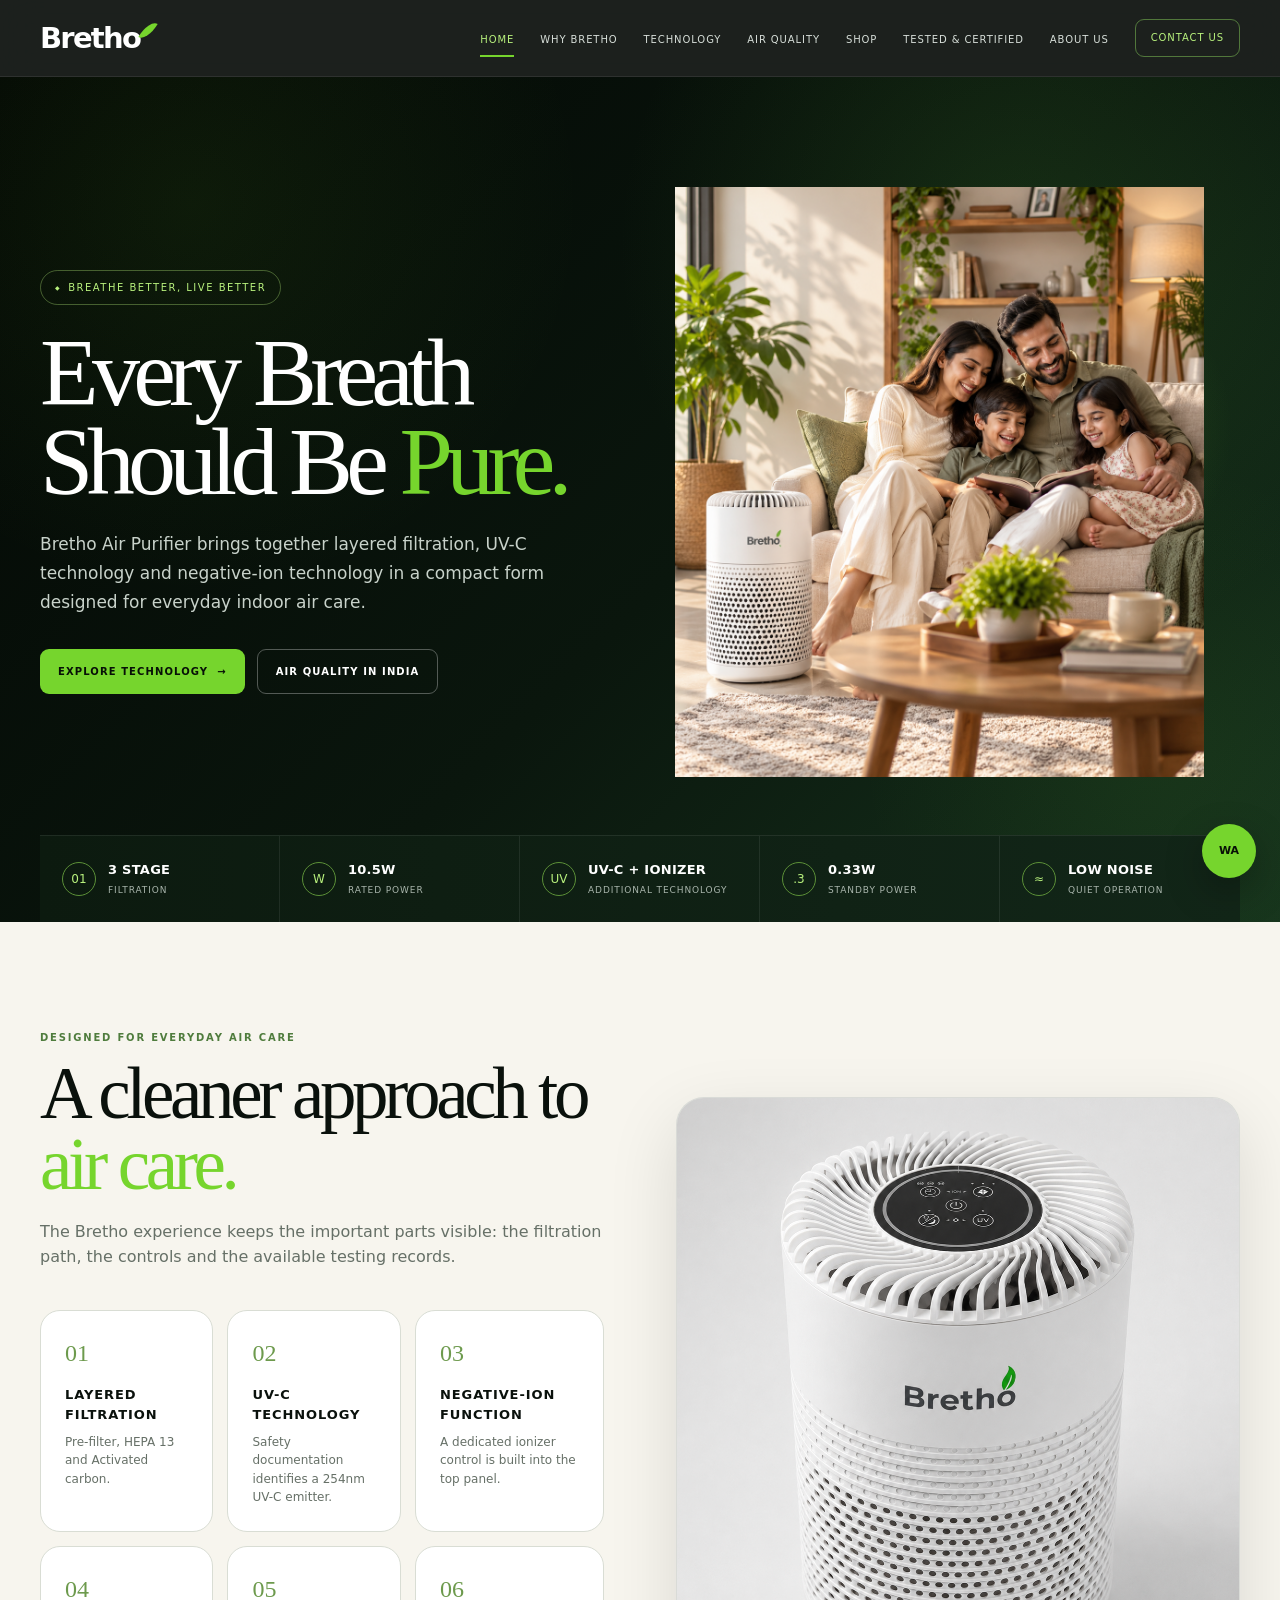
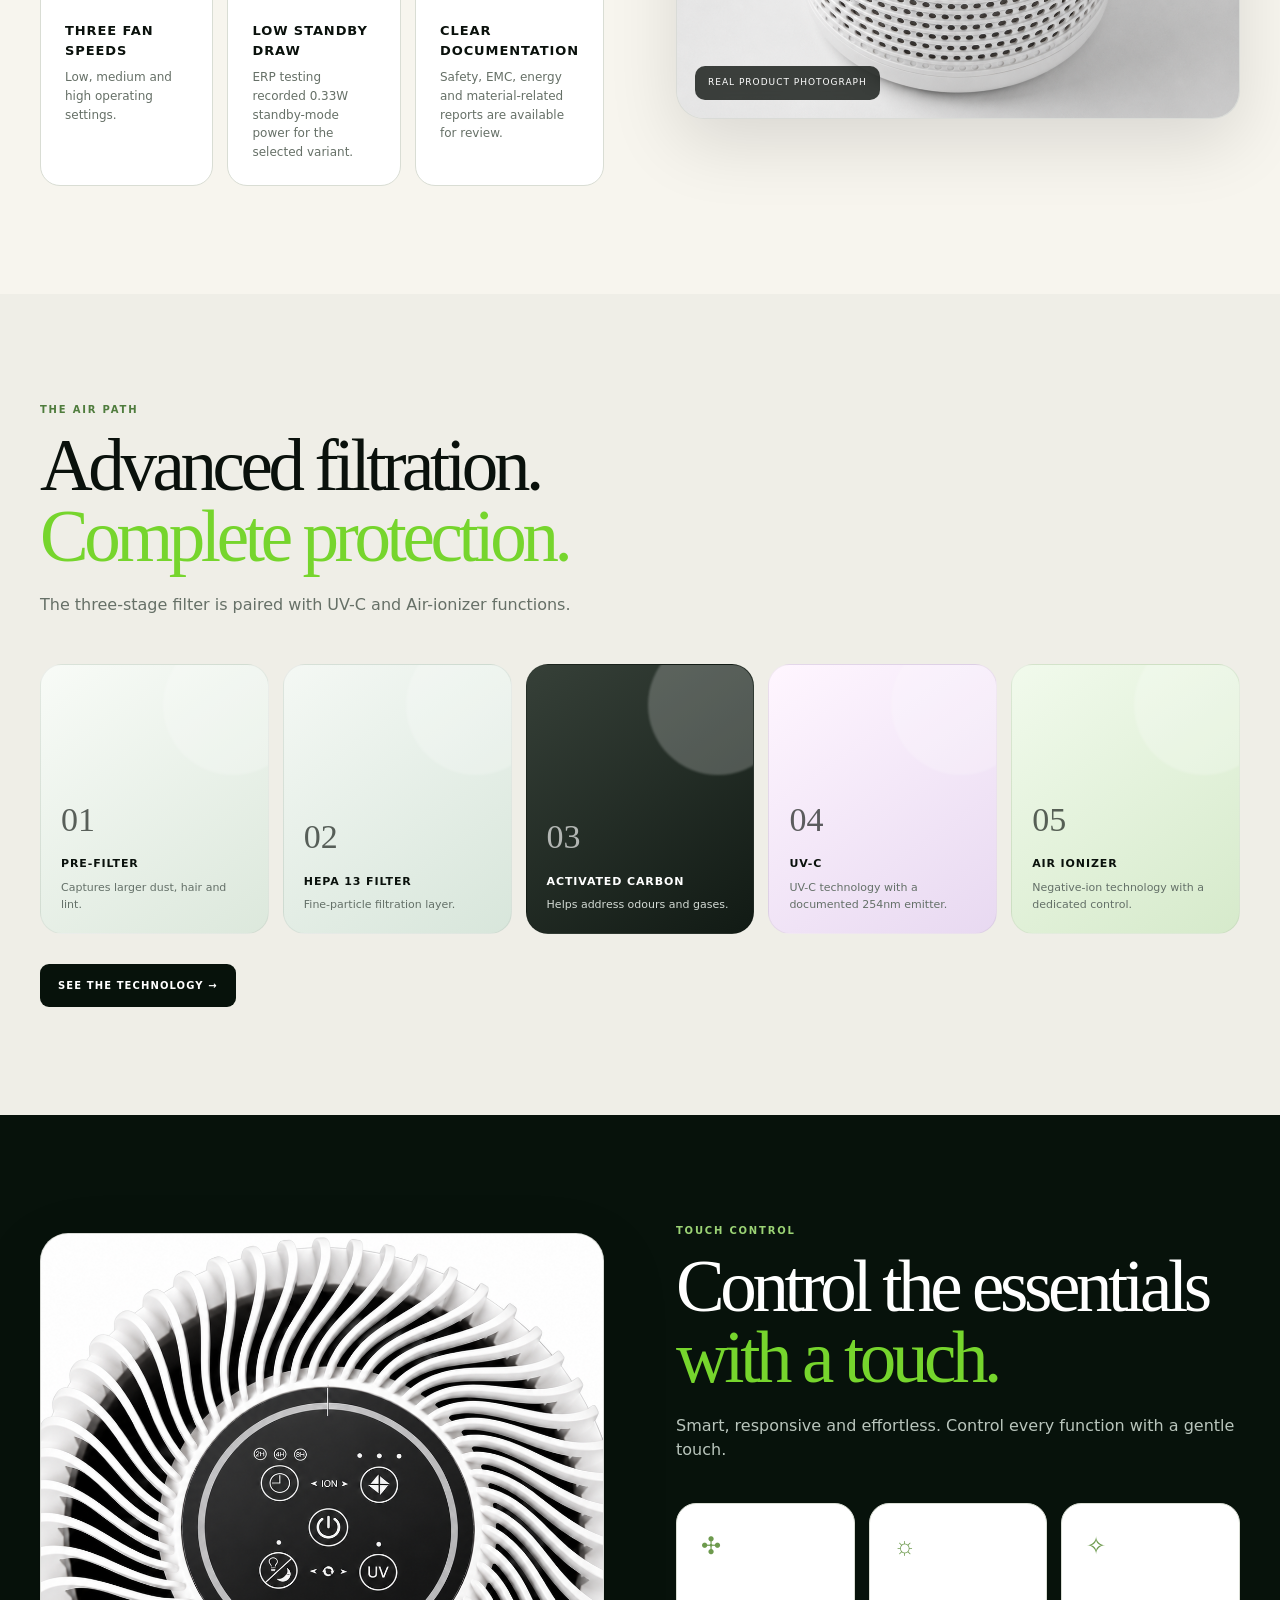
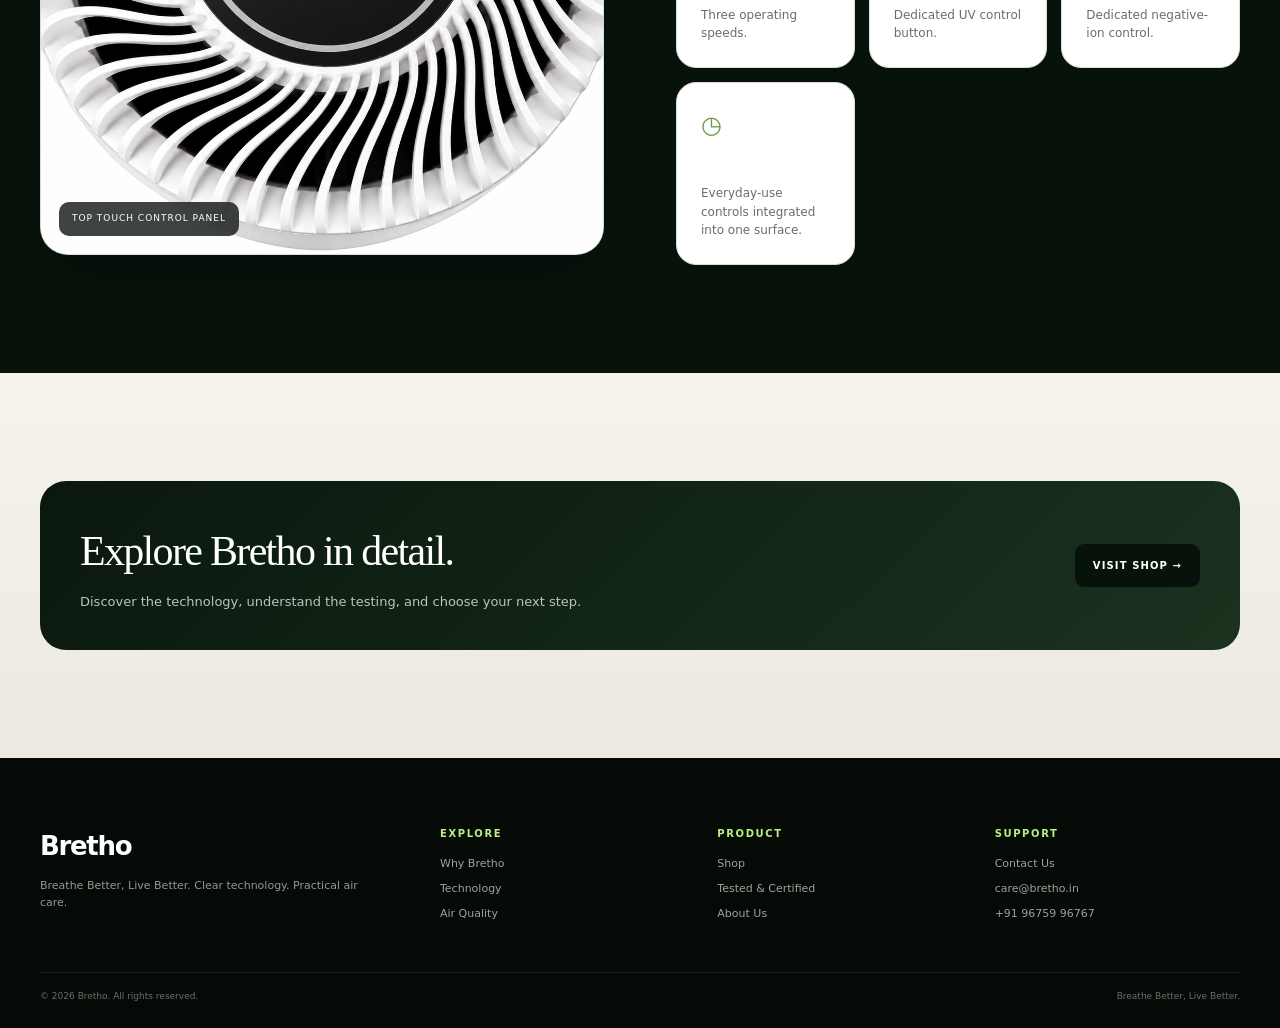
<file: index.html>
<!doctype html><html lang="en"><head><meta charset="utf-8"><meta name="viewport" content="width=device-width,initial-scale=1"><meta name="theme-color" content="#07120b"><title>Home | Bretho</title><meta name="description" content="Bretho Air Purifier brings together layered filtration, UV-C technology and Negative-ion technology in a compact form designed for everyday indoor air care."><link rel="stylesheet" href="styles.css"></head><body><nav class="nav"><div class="container navin"><a class="brand" href="index.html">Bretho<span class="leaf"></span></a><div class="links"><a class="active" href="index.html">HOME</a><a class="" href="why-bretho.html">WHY BRETHO</a><a class="" href="technology.html">TECHNOLOGY</a><a class="" href="air-quality.html">AIR QUALITY</a><a class="" href="shop.html">SHOP</a><a class="" href="tested.html">TESTED & CERTIFIED</a><a class="" href="about.html">ABOUT US</a><a class="navbtn " href="contact.html">CONTACT US</a></div><button class="hamb" aria-label="Open menu" onclick="toggleNav()">MENU</button></div><div id="mobileNav" class="mobile-nav"><div class="container"><a href="index.html">HOME</a><a href="why-bretho.html">WHY BRETHO</a><a href="technology.html">TECHNOLOGY</a><a href="air-quality.html">AIR QUALITY</a><a href="shop.html">SHOP</a><a href="tested.html">TESTED & CERTIFIED</a><a href="about.html">ABOUT US</a><a href="contact.html">CONTACT US</a></div></div></nav><main><section class="hero"><div class="container hero-grid"><div class="hero-copy"><span class="eyebrow">BREATHE BETTER, LIVE BETTER</span><h1>Every Breath<br>Should Be <em>Pure.</em></h1><p>Bretho Air Purifier brings together layered filtration, UV-C technology and negative-ion technology in a compact form designed for everyday indoor air care.</p><div class="buttons"><a class="btn primary" href="technology.html">EXPLORE TECHNOLOGY <span>→</span></a><a class="btn outline" href="air-quality.html">AIR QUALITY IN INDIA</a></div></div><div class="hero-visual"><img src="assets/hero-product.jpg" alt="Bretho Air Purifier front view"><div class="hero-notes"><div class="hero-note"><div class="ico">◌</div><div><b>Touch display</b><span>Easy control</span></div></div><div class="hero-note"><div class="ico">✦</div><div><b>UV-C</b><span>Documented 254nm emitter</span></div></div><div class="hero-note"><div class="ico">✧</div><div><b>Air ionizer</b><span>Negative-ion function</span></div></div><div class="hero-note"><div class="ico">◫</div><div><b>HEPA 13</b><span>Filter layer on packaging</span></div></div><div class="hero-note"><div class="ico">≋</div><div><b>Low noise</b><span>Quiet operation</span></div></div></div></div></div><div class="container"><div class="trust"><div class="item"><div class="orb">01</div><div><b>3 STAGE</b><span>Filtration</span></div></div><div class="item"><div class="orb">W</div><div><b>10.5W</b><span>Rated power</span></div></div><div class="item"><div class="orb">UV</div><div><b>UV-C + IONIZER</b><span>Additional technology</span></div></div><div class="item"><div class="orb">.3</div><div><b>0.33W</b><span>Standby power</span></div></div><div class="item"><div class="orb">≈</div><div><b>LOW NOISE</b><span>Quiet operation</span></div></div></div></div></section>
<section class="section"><div class="container split"><div><div class="kicker">DESIGNED FOR EVERYDAY AIR CARE</div><div class="title">A cleaner approach to <em>air care.</em></div><p class="sub">The Bretho experience keeps the important parts visible: the filtration path, the controls and the available testing records.</p><div class="feature-grid"><article class="feature-card"><div class="num">01</div><h3>Layered filtration</h3><p>Pre-filter, HEPA 13 and Activated carbon.</p></article><article class="feature-card"><div class="num">02</div><h3>UV-C technology</h3><p>Safety documentation identifies a 254nm UV-C emitter.</p></article><article class="feature-card"><div class="num">03</div><h3>Negative-ion function</h3><p>A dedicated ionizer control is built into the top panel.</p></article><article class="feature-card"><div class="num">04</div><h3>Three fan speeds</h3><p>Low, medium and high operating settings.</p></article><article class="feature-card"><div class="num">05</div><h3>Low standby draw</h3><p>ERP testing recorded 0.33W standby-mode power for the selected variant.</p></article><article class="feature-card"><div class="num">06</div><h3>Clear documentation</h3><p>Safety, EMC, energy and material-related reports are available for review.</p></article></div></div><div class="media"><img src="assets/front.jpg" alt="Real Bretho Air Purifier product photograph"><div class="media-caption">Real product photograph</div></div></div></section>
<section class="section soft"><div class="container"><div class="kicker">THE AIR PATH</div><div class="title">Advanced filtration.<br><em>Complete protection.</em></div><p class="sub">The three-stage filter is paired with UV-C and Air-ionizer functions.</p><div class="filter-wrap"><article class="filter-card"><div class="count">01</div><h3>Pre-filter</h3><p>Captures larger dust, hair and lint.</p></article><article class="filter-card"><div class="count">02</div><h3> HEPA 13 filter</h3><p>Fine-particle filtration layer.</p></article><article class="filter-card"><div class="count">03</div><h3>Activated carbon</h3><p>Helps address odours and gases.</p></article><article class="filter-card"><div class="count">04</div><h3>UV-C</h3><p>UV-C technology with a documented 254nm emitter.</p></article><article class="filter-card"><div class="count">05</div><h3>Air ionizer</h3><p>Negative-ion technology with a dedicated control.</p></article></div><div style="margin-top:30px"><a class="btn dark" href="technology.html">SEE THE TECHNOLOGY →</a></div></div></section>
<section class="section dark"><div class="container split"><div class="media"><img src="assets/top-control.jpg" alt="Bretho Air Purifier top touch controls"><div class="media-caption">Top touch control panel</div></div><div><div class="kicker">TOUCH CONTROL</div><div class="title">Control the essentials <em>with a touch.</em></div><p class="sub">Smart, responsive and effortless. Control every function with a gentle touch.</p><div class="cards feature-grid"><article class="feature-card"><div class="num">✣</div><h3>Fan speed</h3><p>Three operating speeds.</p></article><article class="feature-card"><div class="num">☼</div><h3>UV function</h3><p>Dedicated UV control button.</p></article><article class="feature-card"><div class="num">✧</div><h3>Ionizer</h3><p>Dedicated negative-ion control.</p></article><article class="feature-card"><div class="num">◷</div><h3>Sleep + timer</h3><p>Everyday-use controls integrated into one surface.</p></article></div></div></div></section>
<section class="section tinted"><div class="container"><div class="callout"><div><h3>Explore Bretho in detail.</h3><p>Discover the technology, understand the testing, and choose your next step.</p></div><a class="btn dark" href="shop.html">VISIT SHOP →</a></div></div></section></main><footer class="footer"><div class="container footer-grid"><div><div class="fbrand">Bretho<span class="leaf"></span></div><p>Breathe Better, Live Better. Clear technology. Practical air care.</p></div><div><h4>Explore</h4><a href="why-bretho.html">Why Bretho</a><a href="technology.html">Technology</a><a href="air-quality.html">Air Quality</a></div><div><h4>Product</h4><a href="shop.html">Shop</a><a href="tested.html">Tested & Certified</a><a href="about.html">About Us</a></div><div><h4>Support</h4><a href="contact.html">Contact Us</a><a href="mailto:care@bretho.in">care@bretho.in</a><a href="tel:+919675996767">+91 96759 96767</a></div></div><div class="container copy"><span>© 2026 Bretho. All rights reserved.</span><span>Breathe Better, Live Better.</span></div></footer><a class="float" href="https://wa.me/919675996767" aria-label="WhatsApp">WA</a><script src="site.js"></script></body></html>
</file>
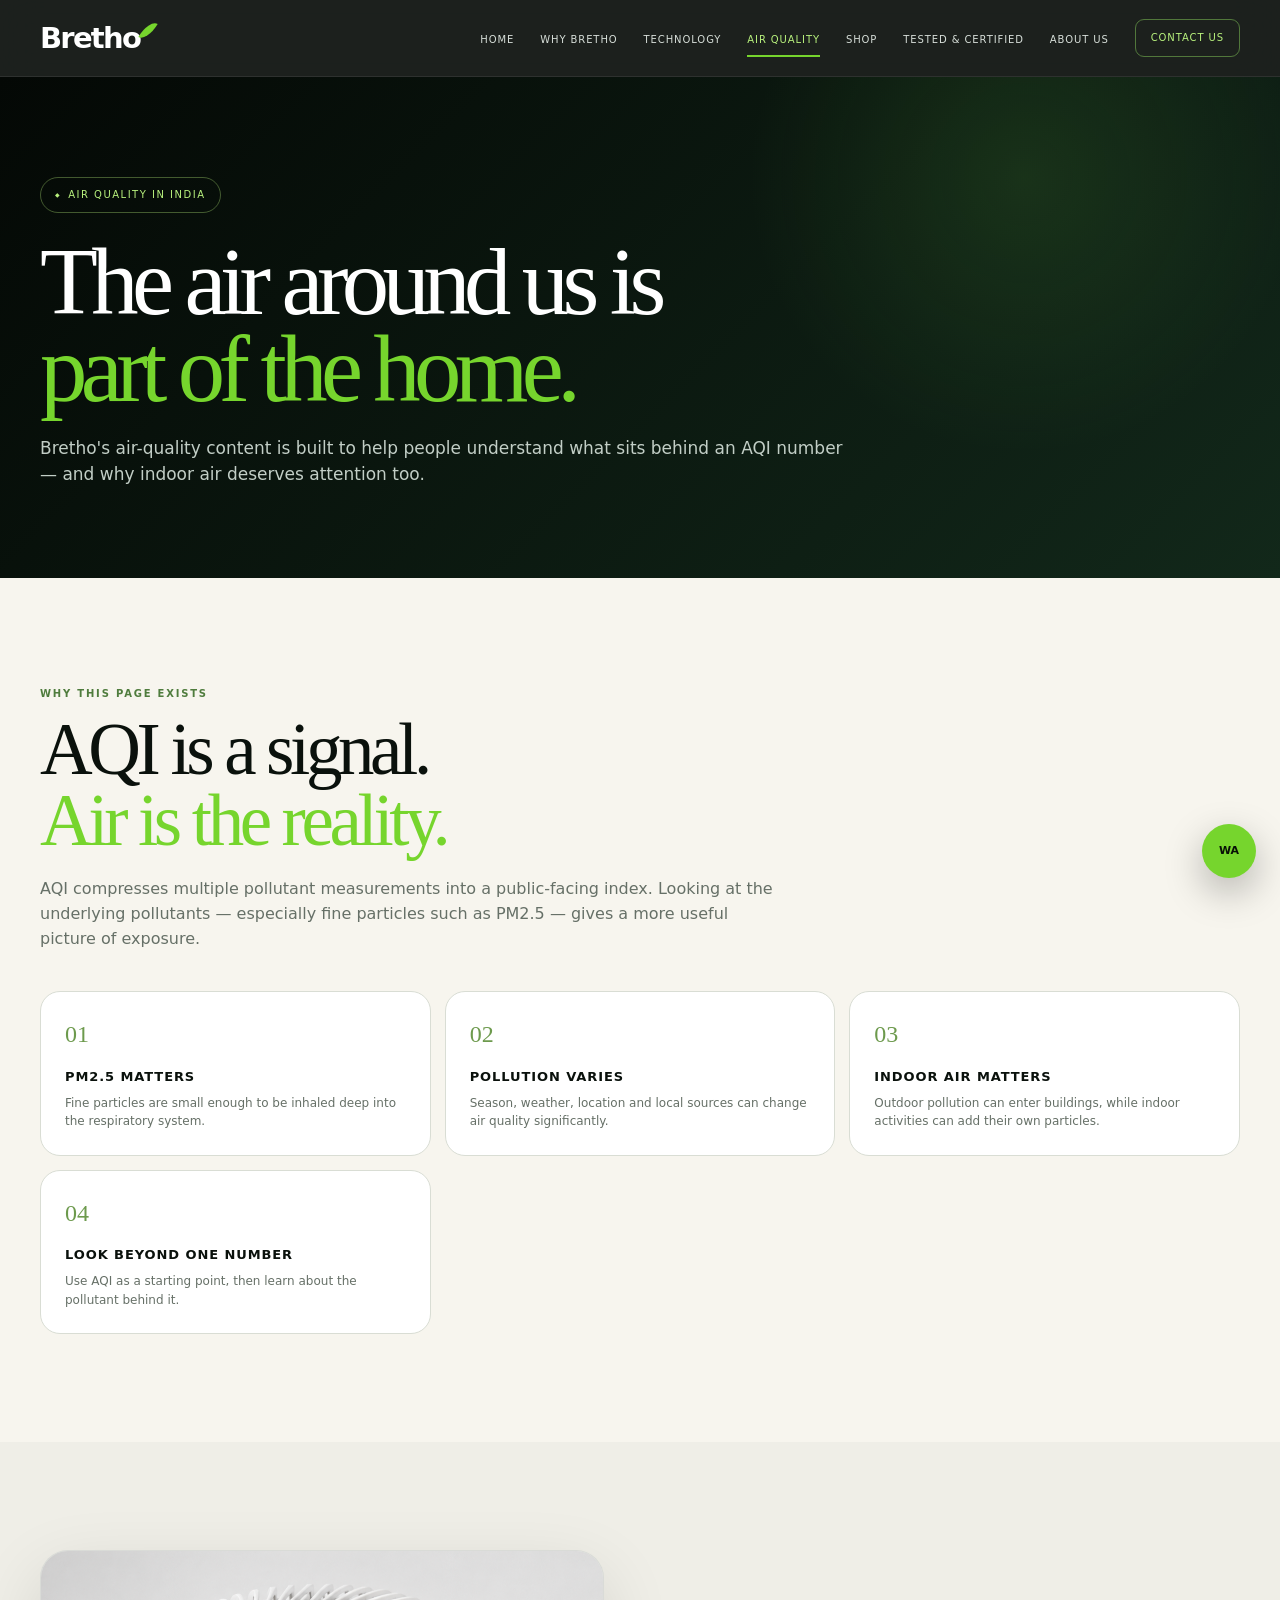
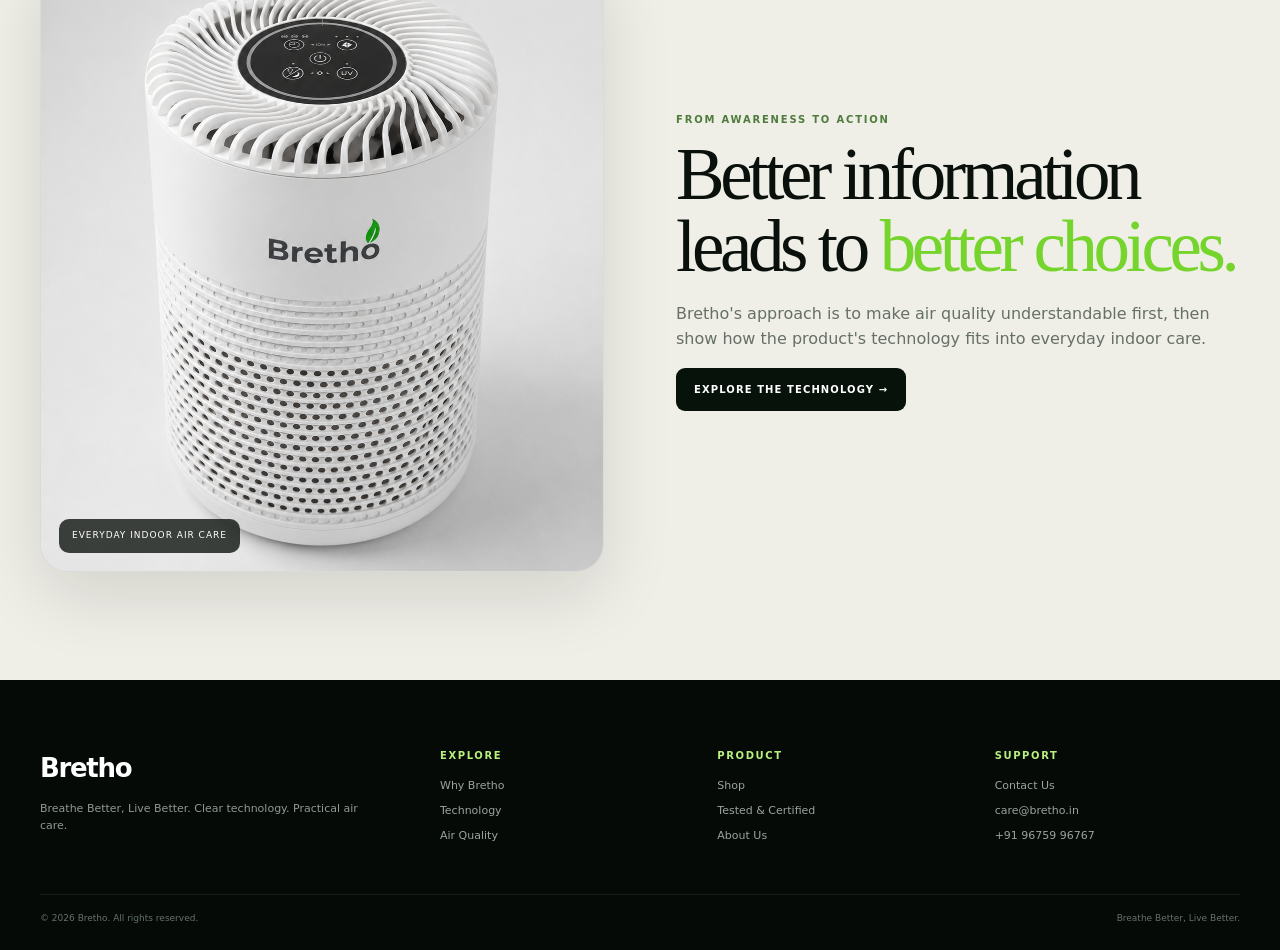
<file: air-quality.html>
<!doctype html><html lang="en"><head><meta charset="utf-8"><meta name="viewport" content="width=device-width,initial-scale=1"><meta name="theme-color" content="#07120b"><title>Air Quality | Bretho</title><meta name="description" content="Bretho's air-quality content is built to help people understand what sits behind an AQI number — and why indoor air deserves attention too."><link rel="stylesheet" href="styles.css"></head><body><nav class="nav"><div class="container navin"><a class="brand" href="index.html">Bretho<span class="leaf"></span></a><div class="links"><a class="" href="index.html">HOME</a><a class="" href="why-bretho.html">WHY BRETHO</a><a class="" href="technology.html">TECHNOLOGY</a><a class="active" href="air-quality.html">AIR QUALITY</a><a class="" href="shop.html">SHOP</a><a class="" href="tested.html">TESTED & CERTIFIED</a><a class="" href="about.html">ABOUT US</a><a class="navbtn " href="contact.html">CONTACT US</a></div><button class="hamb" aria-label="Open menu" onclick="toggleNav()">MENU</button></div><div id="mobileNav" class="mobile-nav"><div class="container"><a href="index.html">HOME</a><a href="why-bretho.html">WHY BRETHO</a><a href="technology.html">TECHNOLOGY</a><a href="air-quality.html">AIR QUALITY</a><a href="shop.html">SHOP</a><a href="tested.html">TESTED & CERTIFIED</a><a href="about.html">ABOUT US</a><a href="contact.html">CONTACT US</a></div></div></nav><main><section class="pagehero"><div class="container"><span class="eyebrow">AIR QUALITY IN INDIA</span><h1>The air around us is<br><em>part of the home.</em></h1><p>Bretho's air-quality content is built to help people understand what sits behind an AQI number — and why indoor air deserves attention too.</p></div></section>
<section class="section"><div class="container"><div class="kicker">WHY THIS PAGE EXISTS</div><div class="title">AQI is a signal.<br><em>Air is the reality.</em></div><p class="sub">AQI compresses multiple pollutant measurements into a public-facing index. Looking at the underlying pollutants — especially fine particles such as PM2.5 — gives a more useful picture of exposure.</p><div class="feature-grid"><article class="feature-card"><div class="num">01</div><h3>PM2.5 matters</h3><p>Fine particles are small enough to be inhaled deep into the respiratory system.</p></article><article class="feature-card"><div class="num">02</div><h3>Pollution varies</h3><p>Season, weather, location and local sources can change air quality significantly.</p></article><article class="feature-card"><div class="num">03</div><h3>Indoor air matters</h3><p>Outdoor pollution can enter buildings, while indoor activities can add their own particles.</p></article><article class="feature-card"><div class="num">04</div><h3>Look beyond one number</h3><p>Use AQI as a starting point, then learn about the pollutant behind it.</p></article></div></div></section>
<section class="section soft"><div class="container split"><div class="media"><img src="assets/front.jpg" alt="Bretho Air Purifier in real indoor setting"><div class="media-caption">Everyday indoor air care</div></div><div><div class="kicker">FROM AWARENESS TO ACTION</div><div class="title">Better information leads to <em>better choices.</em></div><p class="sub">Bretho's approach is to make air quality understandable first, then show how the product's technology fits into everyday indoor care.</p><a class="btn dark" href="technology.html">EXPLORE THE TECHNOLOGY →</a></div></div></section></main><footer class="footer"><div class="container footer-grid"><div><div class="fbrand">Bretho<span class="leaf"></span></div><p>Breathe Better, Live Better. Clear technology. Practical air care.</p></div><div><h4>Explore</h4><a href="why-bretho.html">Why Bretho</a><a href="technology.html">Technology</a><a href="air-quality.html">Air Quality</a></div><div><h4>Product</h4><a href="shop.html">Shop</a><a href="tested.html">Tested & Certified</a><a href="about.html">About Us</a></div><div><h4>Support</h4><a href="contact.html">Contact Us</a><a href="mailto:care@bretho.in">care@bretho.in</a><a href="tel:+919675996767">+91 96759 96767</a></div></div><div class="container copy"><span>© 2026 Bretho. All rights reserved.</span><span>Breathe Better, Live Better.</span></div></footer><a class="float" href="https://wa.me/919675996767" aria-label="WhatsApp">WA</a><script src="site.js"></script></body></html>
</file>
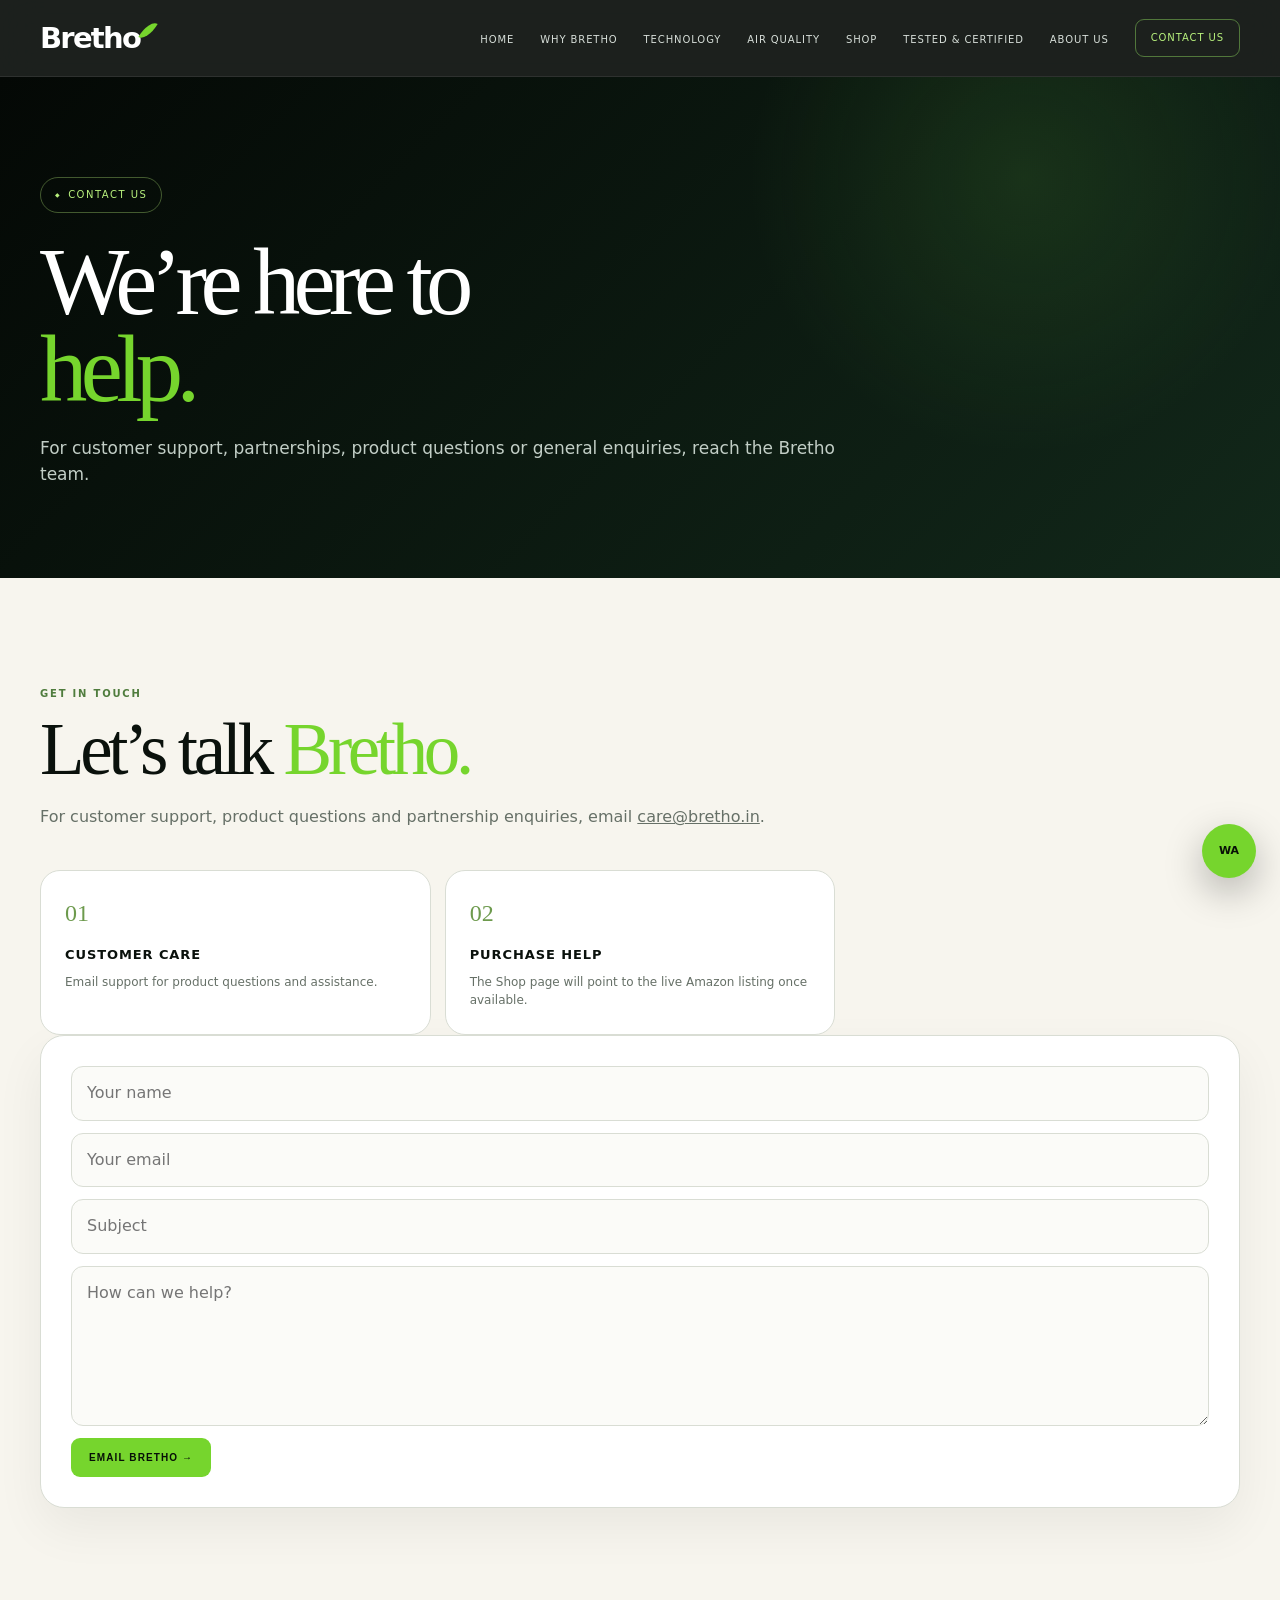
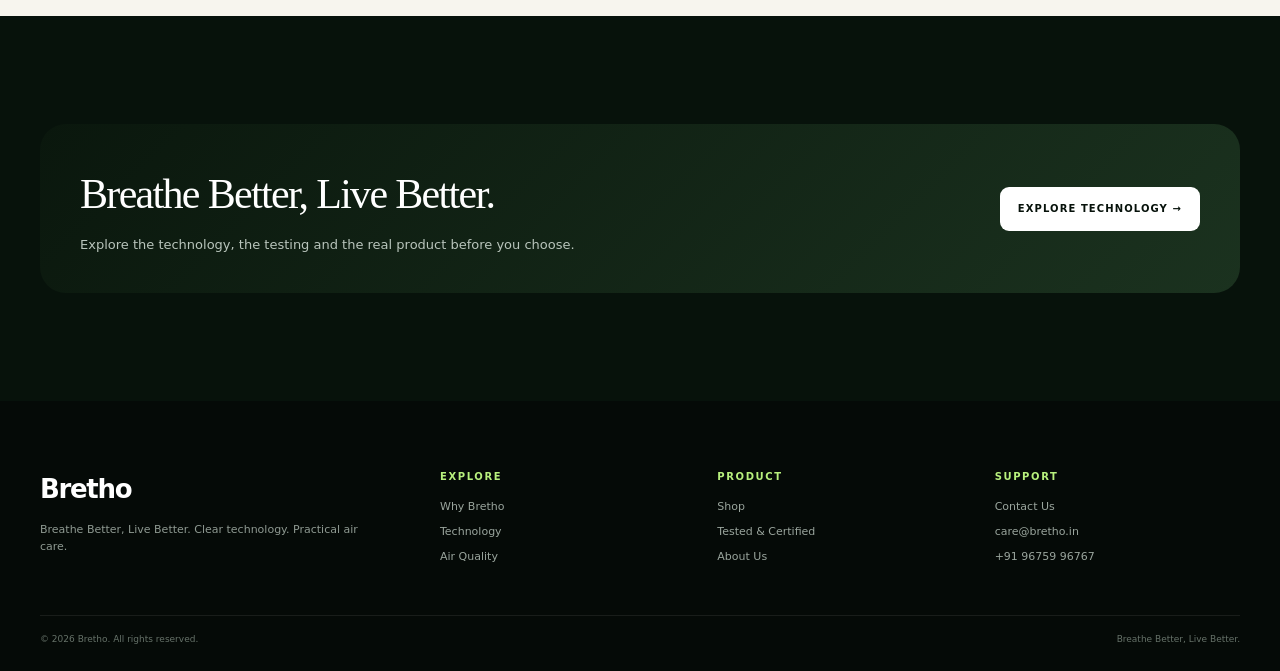
<file: contact.html>
<!doctype html><html lang="en"><head><meta charset="utf-8"><meta name="viewport" content="width=device-width,initial-scale=1"><meta name="theme-color" content="#07120b"><title>Contact Us | Bretho</title><meta name="description" content="For customer support, partnerships, product questions or general enquiries, reach the Bretho team."><link rel="stylesheet" href="styles.css"></head><body><nav class="nav"><div class="container navin"><a class="brand" href="index.html">Bretho<span class="leaf"></span></a><div class="links"><a class="" href="index.html">HOME</a><a class="" href="why-bretho.html">WHY BRETHO</a><a class="" href="technology.html">TECHNOLOGY</a><a class="" href="air-quality.html">AIR QUALITY</a><a class="" href="shop.html">SHOP</a><a class="" href="tested.html">TESTED & CERTIFIED</a><a class="" href="about.html">ABOUT US</a><a class="navbtn active" href="contact.html">CONTACT US</a></div><button class="hamb" aria-label="Open menu" onclick="toggleNav()">MENU</button></div><div id="mobileNav" class="mobile-nav"><div class="container"><a href="index.html">HOME</a><a href="why-bretho.html">WHY BRETHO</a><a href="technology.html">TECHNOLOGY</a><a href="air-quality.html">AIR QUALITY</a><a href="shop.html">SHOP</a><a href="tested.html">TESTED & CERTIFIED</a><a href="about.html">ABOUT US</a><a href="contact.html">CONTACT US</a></div></div></nav><main><section class="pagehero"><div class="container"><span class="eyebrow">CONTACT US</span><h1>We’re here to<br><em>help.</em></h1><p>For customer support, partnerships, product questions or general enquiries, reach the Bretho team.</p></div></section>
<section class="section"><div class="container contact-grid"><div><div class="kicker">GET IN TOUCH</div><div class="title">Let’s talk <em>Bretho.</em></div><p class="sub">For customer support, product questions and partnership enquiries, email <a href="mailto:care@bretho.in" style="text-decoration:underline">care@bretho.in</a>.</p><div class="feature-grid"><article class="feature-card"><div class="num">01</div><h3>Customer care</h3><p>Email support for product questions and assistance.</p></article><article class="feature-card"><div class="num">02</div><h3>Purchase help</h3><p>The Shop page will point to the live Amazon listing once available.</p></article></div></div><div class="form-card"><form class="form" action="mailto:care@bretho.in" method="post" enctype="text/plain"><input name="name" placeholder="Your name" required><input name="email" type="email" placeholder="Your email" required><input name="subject" placeholder="Subject"><textarea name="message" placeholder="How can we help?"></textarea><button class="btn primary" type="submit">EMAIL BRETHO →</button></form></div></div></section>
<section class="section dark"><div class="container"><div class="callout"><div><h3>Breathe Better, Live Better.</h3><p>Explore the technology, the testing and the real product before you choose.</p></div><a class="btn light" href="technology.html">EXPLORE TECHNOLOGY →</a></div></div></section></main><footer class="footer"><div class="container footer-grid"><div><div class="fbrand">Bretho<span class="leaf"></span></div><p>Breathe Better, Live Better. Clear technology. Practical air care.</p></div><div><h4>Explore</h4><a href="why-bretho.html">Why Bretho</a><a href="technology.html">Technology</a><a href="air-quality.html">Air Quality</a></div><div><h4>Product</h4><a href="shop.html">Shop</a><a href="tested.html">Tested & Certified</a><a href="about.html">About Us</a></div><div><h4>Support</h4><a href="contact.html">Contact Us</a><a href="mailto:care@bretho.in">care@bretho.in</a><a href="tel:+919675996767">+91 96759 96767</a></div></div><div class="container copy"><span>© 2026 Bretho. All rights reserved.</span><span>Breathe Better, Live Better.</span></div></footer><a class="float" href="https://wa.me/919675996767" aria-label="WhatsApp">WA</a><script src="site.js"></script></body></html>
</file>
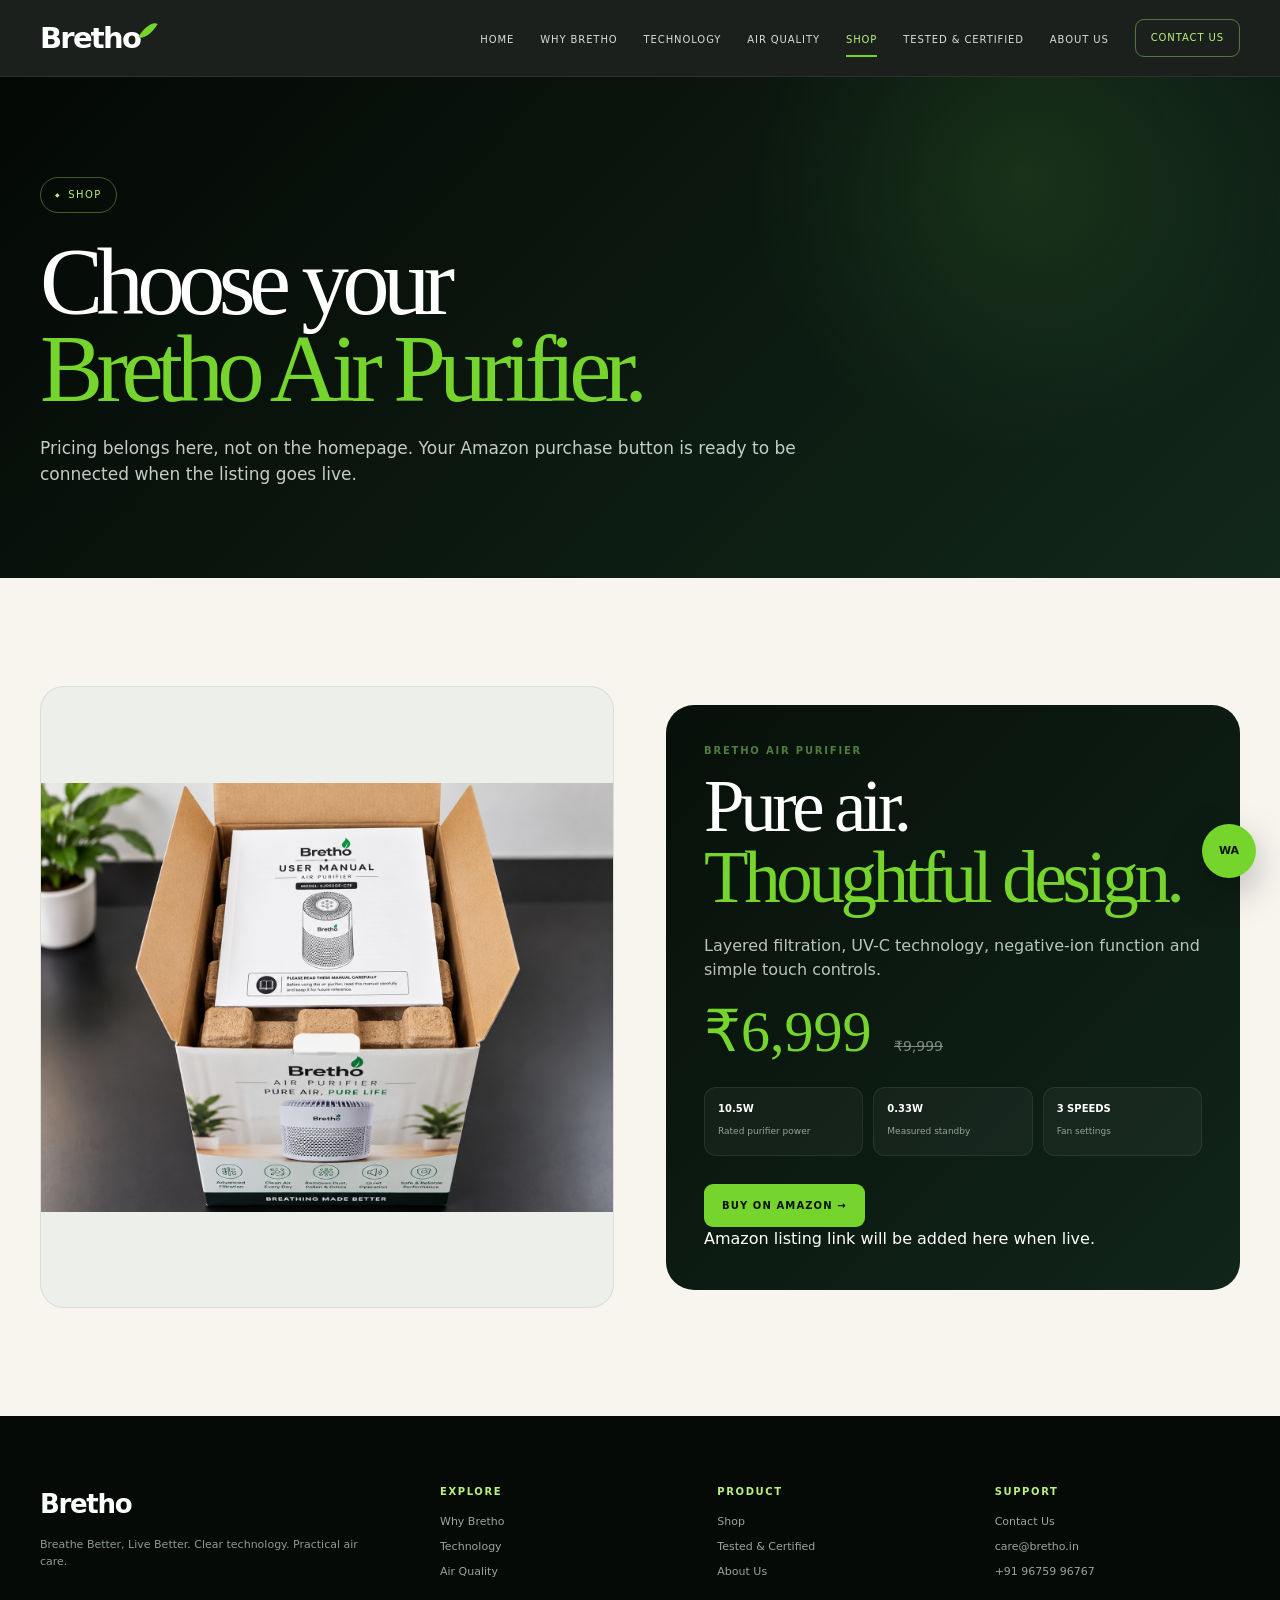
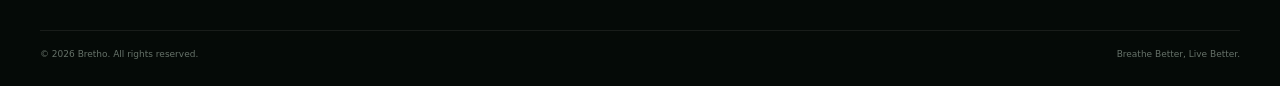
<file: shop.html>
<!doctype html><html lang="en"><head><meta charset="utf-8"><meta name="viewport" content="width=device-width,initial-scale=1"><meta name="theme-color" content="#07120b"><title>Shop | Bretho</title><meta name="description" content="Pricing belongs here, not on the homepage. Your Amazon purchase button is ready to be connected when the listing goes live."><link rel="stylesheet" href="styles.css"></head><body><nav class="nav"><div class="container navin"><a class="brand" href="index.html">Bretho<span class="leaf"></span></a><div class="links"><a class="" href="index.html">HOME</a><a class="" href="why-bretho.html">WHY BRETHO</a><a class="" href="technology.html">TECHNOLOGY</a><a class="" href="air-quality.html">AIR QUALITY</a><a class="active" href="shop.html">SHOP</a><a class="" href="tested.html">TESTED & CERTIFIED</a><a class="" href="about.html">ABOUT US</a><a class="navbtn " href="contact.html">CONTACT US</a></div><button class="hamb" aria-label="Open menu" onclick="toggleNav()">MENU</button></div><div id="mobileNav" class="mobile-nav"><div class="container"><a href="index.html">HOME</a><a href="why-bretho.html">WHY BRETHO</a><a href="technology.html">TECHNOLOGY</a><a href="air-quality.html">AIR QUALITY</a><a href="shop.html">SHOP</a><a href="tested.html">TESTED & CERTIFIED</a><a href="about.html">ABOUT US</a><a href="contact.html">CONTACT US</a></div></div></nav><main><section class="pagehero"><div class="container"><span class="eyebrow">SHOP</span><h1>Choose your<br><em>Bretho Air Purifier.</em></h1><p>Pricing belongs here, not on the homepage. Your Amazon purchase button is ready to be connected when the listing goes live.</p></div></section>
<section class="section"><div class="container shop-wrap"><div class="shop-img"><img src="assets/front-gallery.jpg" alt="Bretho Air Purifier product"></div><div class="shop-card"><div class="kicker">BRETHO AIR PURIFIER</div><div class="title" style="color:#fff">Pure air.<br><em>Thoughtful design.</em></div><p class="sub" style="color:#b8c5bb">Layered filtration, UV-C technology, negative-ion function and simple touch controls.</p><div class="price">₹6,999 <del style="font:14px var(--sans);color:#7f8b82;margin-left:8px">₹9,999</del></div><div class="shop-features"><div class="shop-feature"><b>10.5W</b><span>Rated purifier power</span></div><div class="shop-feature"><b>0.33W</b><span>Measured standby</span></div><div class="shop-feature"><b>3 SPEEDS</b><span>Fan settings</span></div></div><div style="margin-top:28px"><a class="btn primary" href="#" aria-label="Amazon link placeholder">BUY ON AMAZON →</a><div class="placeholder">Amazon listing link will be added here when live.</div></div></div></div></section>
<footer class="footer"><div class="container footer-grid"><div><div class="fbrand">Bretho<span class="leaf"></span></div><p>Breathe Better, Live Better. Clear technology. Practical air care.</p></div><div><h4>Explore</h4><a href="why-bretho.html">Why Bretho</a><a href="technology.html">Technology</a><a href="air-quality.html">Air Quality</a></div><div><h4>Product</h4><a href="shop.html">Shop</a><a href="tested.html">Tested & Certified</a><a href="about.html">About Us</a></div><div><h4>Support</h4><a href="contact.html">Contact Us</a><a href="mailto:care@bretho.in">care@bretho.in</a><a href="tel:+919675996767">+91 96759 96767</a></div></div><div class="container copy"><span>© 2026 Bretho. All rights reserved.</span><span>Breathe Better, Live Better.</span></div></footer><a class="float" href="https://wa.me/919675996767" aria-label="WhatsApp">WA</a><script src="site.js"></script></body></html>
</file>
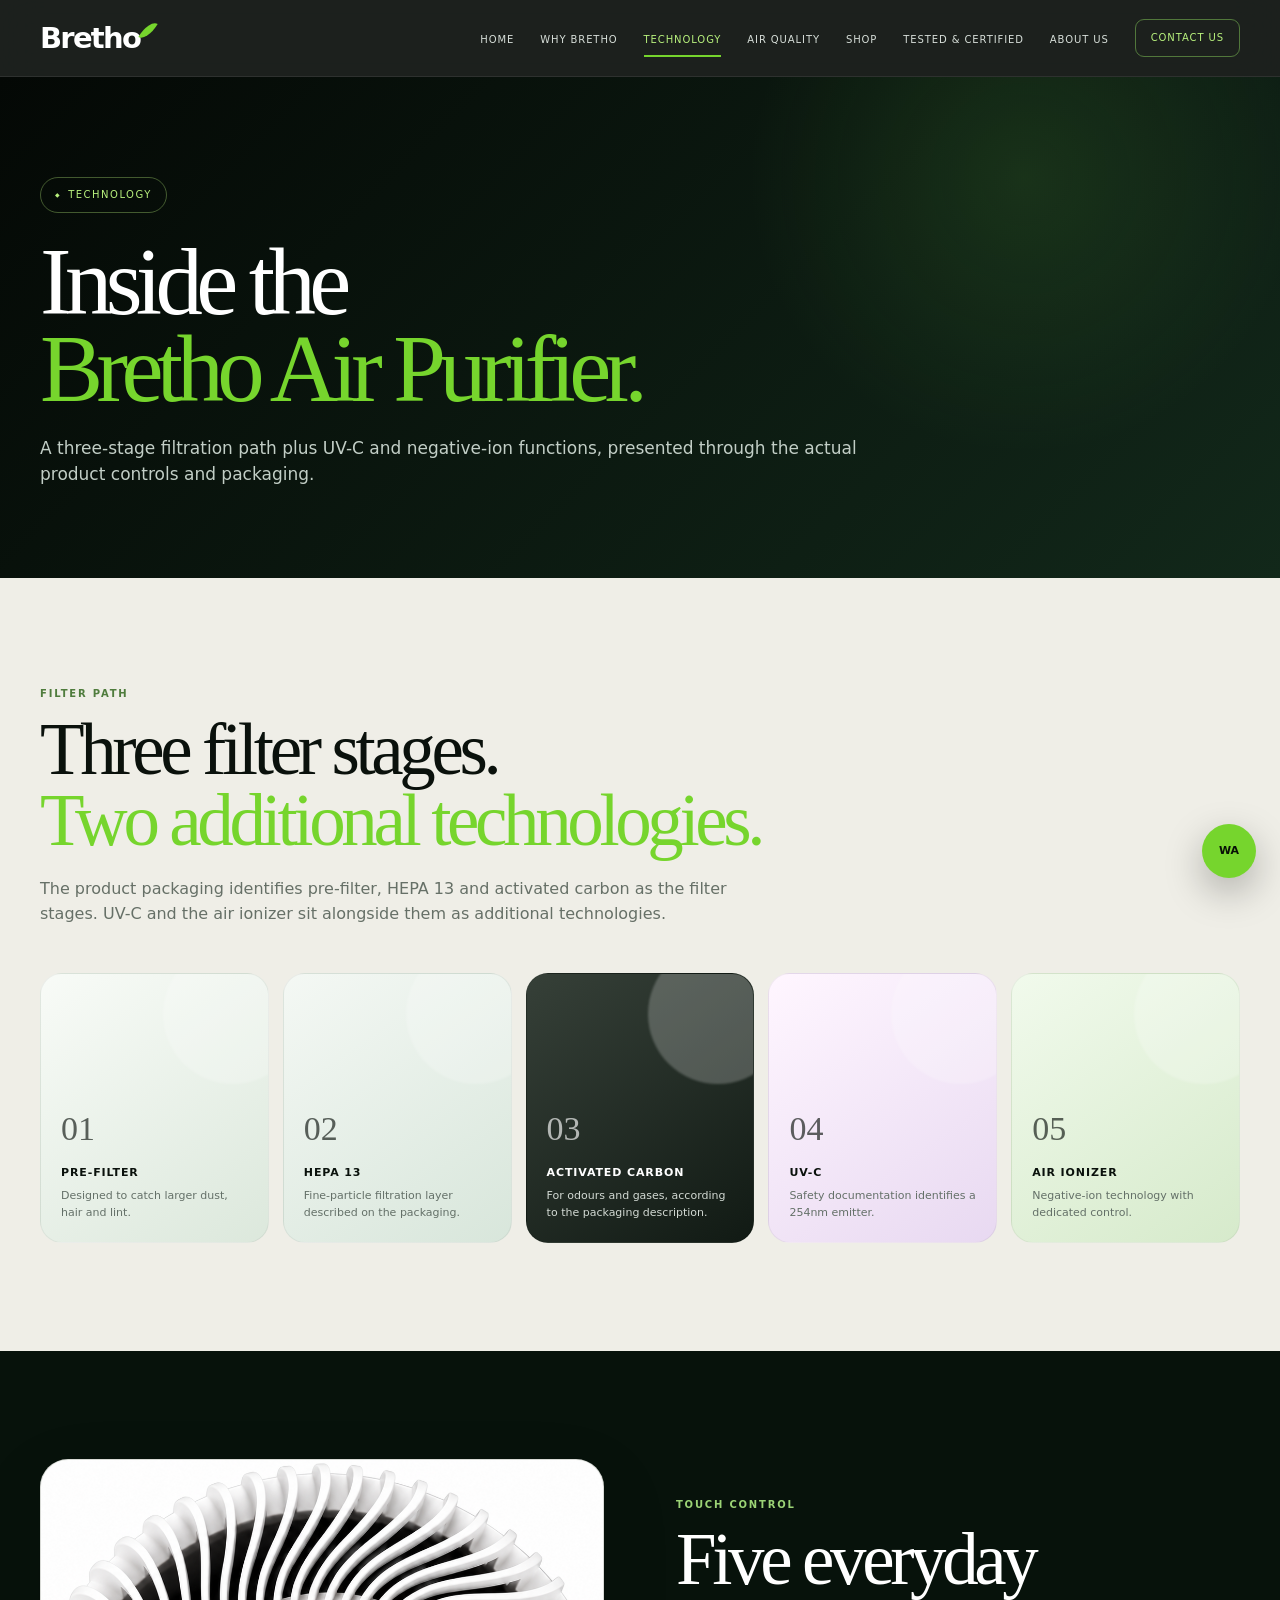
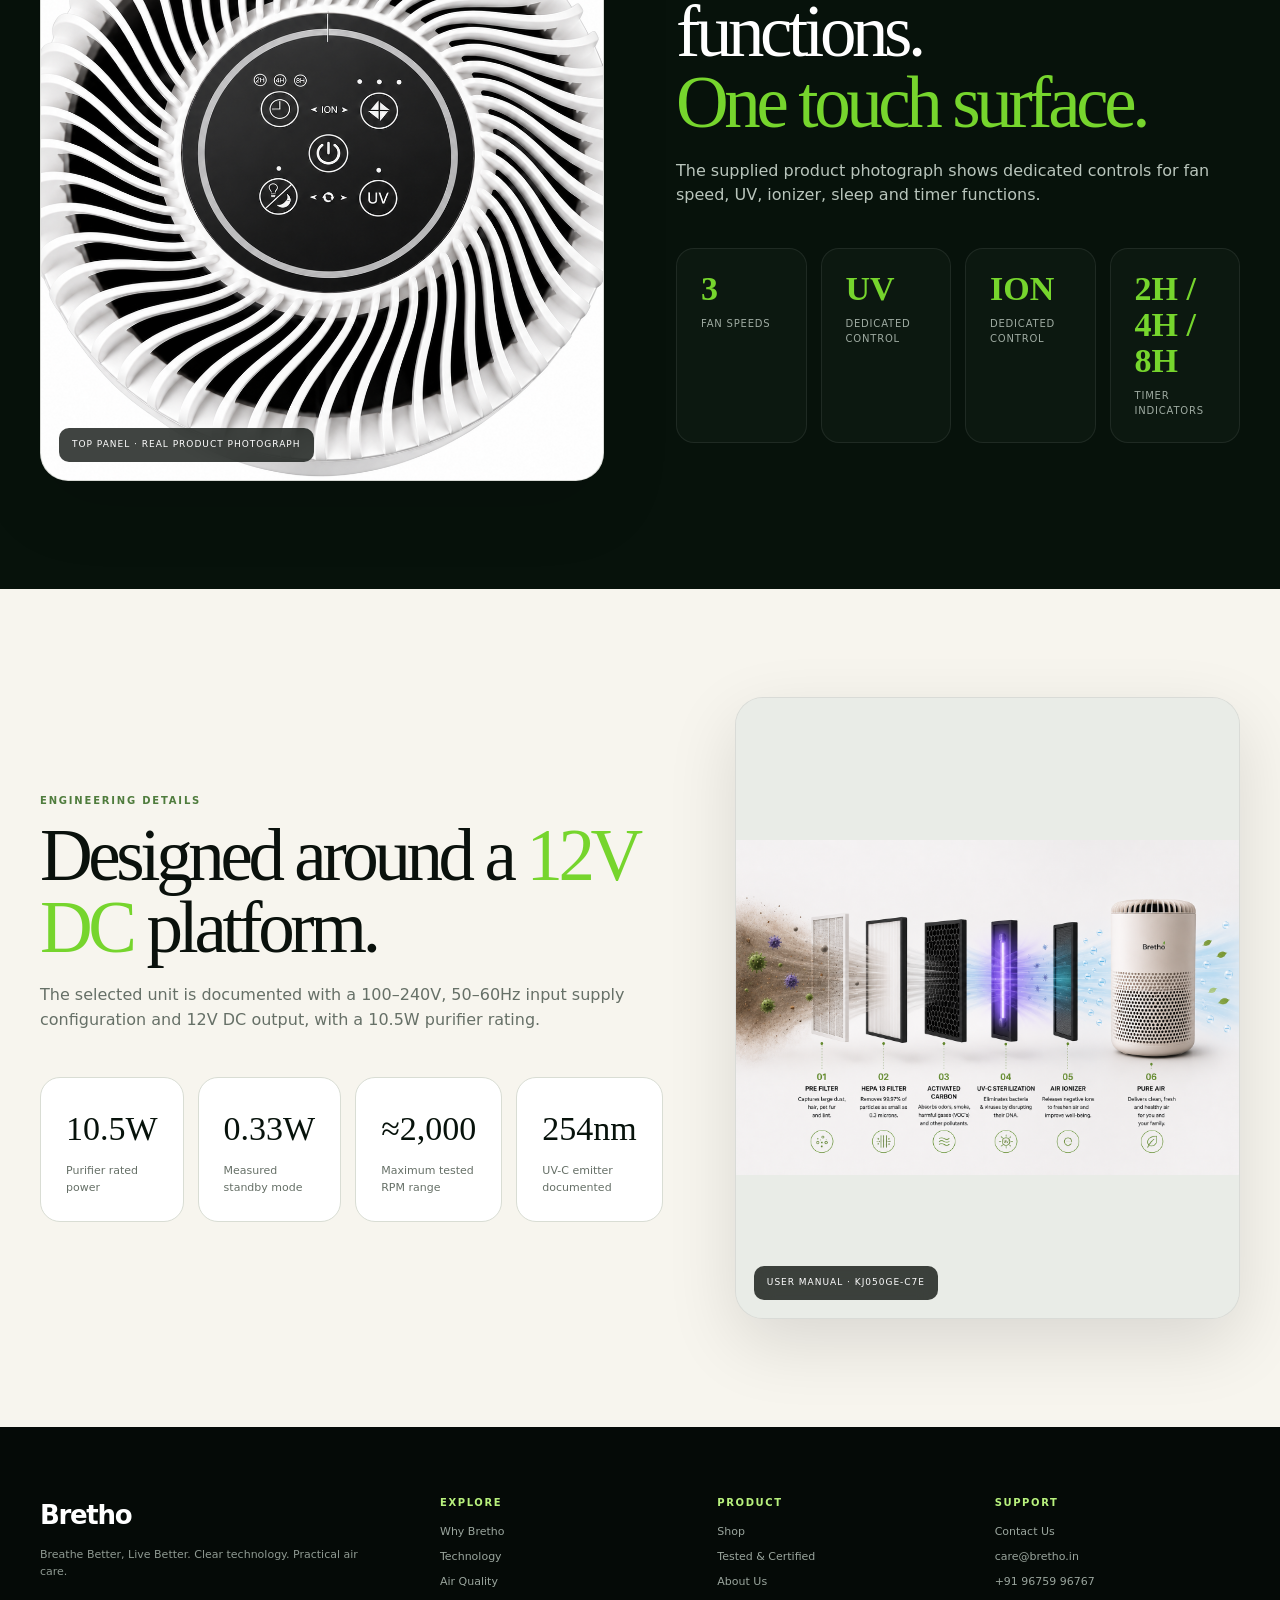
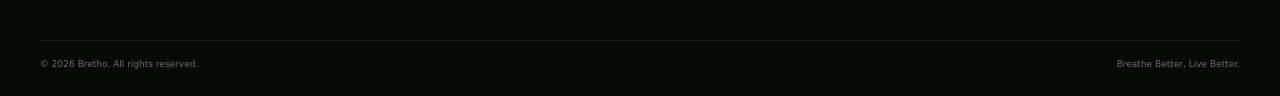
<file: technology.html>
<!doctype html><html lang="en"><head><meta charset="utf-8"><meta name="viewport" content="width=device-width,initial-scale=1"><meta name="theme-color" content="#07120b"><title>Technology | Bretho</title><meta name="description" content="A three-stage filtration path plus UV-C and negative-ion functions, presented through the actual product controls and packaging."><link rel="stylesheet" href="styles.css"></head><body><nav class="nav"><div class="container navin"><a class="brand" href="index.html">Bretho<span class="leaf"></span></a><div class="links"><a class="" href="index.html">HOME</a><a class="" href="why-bretho.html">WHY BRETHO</a><a class="active" href="technology.html">TECHNOLOGY</a><a class="" href="air-quality.html">AIR QUALITY</a><a class="" href="shop.html">SHOP</a><a class="" href="tested.html">TESTED & CERTIFIED</a><a class="" href="about.html">ABOUT US</a><a class="navbtn " href="contact.html">CONTACT US</a></div><button class="hamb" aria-label="Open menu" onclick="toggleNav()">MENU</button></div><div id="mobileNav" class="mobile-nav"><div class="container"><a href="index.html">HOME</a><a href="why-bretho.html">WHY BRETHO</a><a href="technology.html">TECHNOLOGY</a><a href="air-quality.html">AIR QUALITY</a><a href="shop.html">SHOP</a><a href="tested.html">TESTED & CERTIFIED</a><a href="about.html">ABOUT US</a><a href="contact.html">CONTACT US</a></div></div></nav><main><section class="pagehero"><div class="container"><span class="eyebrow">TECHNOLOGY</span><h1>Inside the<br><em>Bretho Air Purifier.</em></h1><p>A three-stage filtration path plus UV-C and negative-ion functions, presented through the actual product controls and packaging.</p></div></section>
<section class="section soft"><div class="container"><div class="kicker">FILTER PATH</div><div class="title">Three filter stages.<br><em>Two additional technologies.</em></div><p class="sub">The product packaging identifies pre-filter, HEPA 13 and activated carbon as the filter stages. UV-C and the air ionizer sit alongside them as additional technologies.</p><div class="filter-wrap"><article class="filter-card"><div class="count">01</div><h3>Pre-filter</h3><p>Designed to catch larger dust, hair and lint.</p></article><article class="filter-card"><div class="count">02</div><h3>HEPA 13</h3><p>Fine-particle filtration layer described on the packaging.</p></article><article class="filter-card"><div class="count">03</div><h3>Activated carbon</h3><p>For odours and gases, according to the packaging description.</p></article><article class="filter-card"><div class="count">04</div><h3>UV-C</h3><p>Safety documentation identifies a 254nm emitter.</p></article><article class="filter-card"><div class="count">05</div><h3>Air ionizer</h3><p>Negative-ion technology with dedicated control.</p></article></div></div></section>
<section class="section dark"><div class="container split"><div class="media"><img src="assets/top-control.jpg" alt="Bretho top touch control panel"><div class="media-caption">Top panel · real product photograph</div></div><div><div class="kicker">TOUCH CONTROL</div><div class="title">Five everyday functions.<br><em>One touch surface.</em></div><p class="sub">The supplied product photograph shows dedicated controls for fan speed, UV, ionizer, sleep and timer functions.</p><div class="feature-band"><div class="stat"><b>3</b><span>Fan speeds</span></div><div class="stat"><b>UV</b><span>Dedicated control</span></div><div class="stat"><b>ION</b><span>Dedicated control</span></div><div class="stat"><b>2H / 4H / 8H</b><span>Timer indicators</span></div></div></div></div></section>
<section class="section"><div class="container split"><div><div class="kicker">ENGINEERING DETAILS</div><div class="title">Designed around a <em>12V DC</em> platform.</div><p class="sub">The selected unit is documented with a 100–240V, 50–60Hz input supply configuration and 12V DC output, with a 10.5W purifier rating.</p><div class="proof-grid"><div class="proof"><div class="big">10.5W</div><div class="note">Purifier rated power</div></div><div class="proof"><div class="big">0.33W</div><div class="note">Measured standby mode</div></div><div class="proof"><div class="big">≈2,000</div><div class="note">Maximum tested RPM range</div></div><div class="proof"><div class="big">254nm</div><div class="note">UV-C emitter documented</div></div></div></div><div class="media contain"><img src="assets/manual.jpg" alt="Bretho user manual"><div class="media-caption">User manual · KJ050GE-C7E</div></div></div></section></main><footer class="footer"><div class="container footer-grid"><div><div class="fbrand">Bretho<span class="leaf"></span></div><p>Breathe Better, Live Better. Clear technology. Practical air care.</p></div><div><h4>Explore</h4><a href="why-bretho.html">Why Bretho</a><a href="technology.html">Technology</a><a href="air-quality.html">Air Quality</a></div><div><h4>Product</h4><a href="shop.html">Shop</a><a href="tested.html">Tested & Certified</a><a href="about.html">About Us</a></div><div><h4>Support</h4><a href="contact.html">Contact Us</a><a href="mailto:care@bretho.in">care@bretho.in</a><a href="tel:+919675996767">+91 96759 96767</a></div></div><div class="container copy"><span>© 2026 Bretho. All rights reserved.</span><span>Breathe Better, Live Better.</span></div></footer><a class="float" href="https://wa.me/919675996767" aria-label="WhatsApp">WA</a><script src="site.js"></script></body></html>
</file>
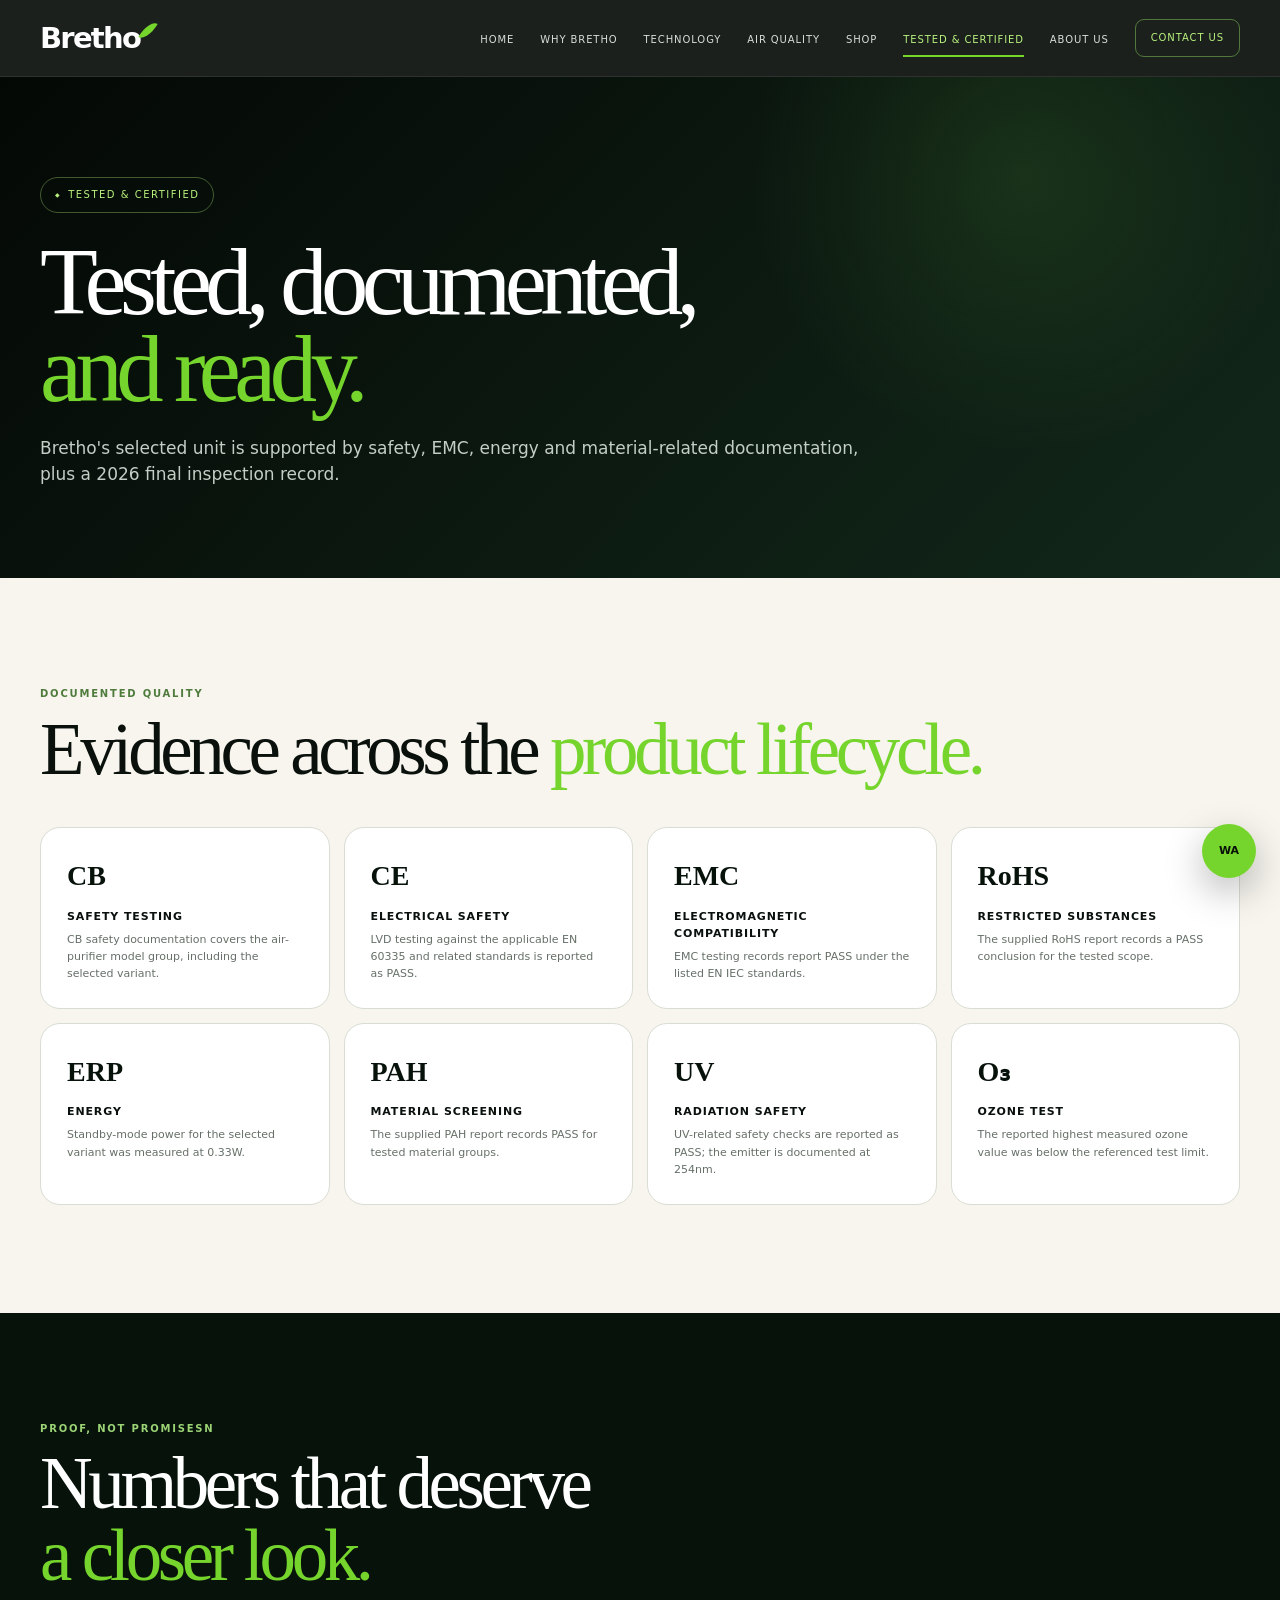
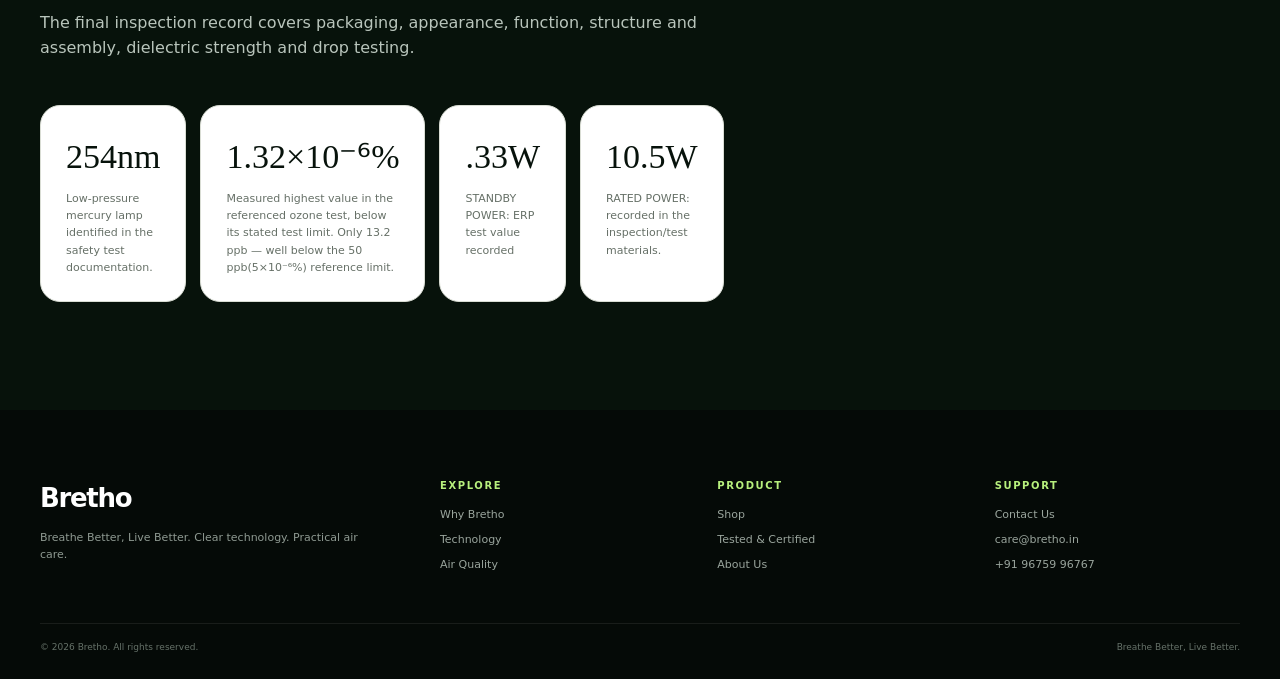
<file: tested.html>
<!doctype html><html lang="en"><head><meta charset="utf-8"><meta name="viewport" content="width=device-width,initial-scale=1"><meta name="theme-color" content="#07120b"><title>Tested & Certified | Bretho</title><meta name="description" content="Bretho's selected unit is supported by safety, EMC, energy and material-related documentation, plus a 2026 final inspection record."><link rel="stylesheet" href="styles.css"></head><body><nav class="nav"><div class="container navin"><a class="brand" href="index.html">Bretho<span class="leaf"></span></a><div class="links"><a class="" href="index.html">HOME</a><a class="" href="why-bretho.html">WHY BRETHO</a><a class="" href="technology.html">TECHNOLOGY</a><a class="" href="air-quality.html">AIR QUALITY</a><a class="" href="shop.html">SHOP</a><a class="active" href="tested.html">TESTED & CERTIFIED</a><a class="" href="about.html">ABOUT US</a><a class="navbtn " href="contact.html">CONTACT US</a></div><button class="hamb" aria-label="Open menu" onclick="toggleNav()">MENU</button></div><div id="mobileNav" class="mobile-nav"><div class="container"><a href="index.html">HOME</a><a href="why-bretho.html">WHY BRETHO</a><a href="technology.html">TECHNOLOGY</a><a href="air-quality.html">AIR QUALITY</a><a href="shop.html">SHOP</a><a href="tested.html">TESTED & CERTIFIED</a><a href="about.html">ABOUT US</a><a href="contact.html">CONTACT US</a></div></div></nav><main><section class="pagehero"><div class="container"><span class="eyebrow">TESTED & CERTIFIED</span><h1>Tested, documented,<br><em>and ready.</em></h1><p>Bretho's selected unit is supported by safety, EMC, energy and material-related documentation, plus a 2026 final inspection record.</p></div></section>
<section class="section"><div class="container"><div class="kicker">DOCUMENTED QUALITY</div><div class="title">Evidence across the <em>product lifecycle.</em></div><div class="cert-grid"><article class="cert"><b>CB</b><h3>Safety testing</h3><p>CB safety documentation covers the air-purifier model group, including the selected variant.</p></article><article class="cert"><b>CE</b><h3>Electrical safety</h3><p>LVD testing against the applicable EN 60335 and related standards is reported as PASS.</p></article><article class="cert"><b>EMC</b><h3>Electromagnetic compatibility</h3><p>EMC testing records report PASS under the listed EN IEC standards.</p></article><article class="cert"><b>RoHS</b><h3>Restricted substances</h3><p>The supplied RoHS report records a PASS conclusion for the tested scope.</p></article></div><div class="cert-grid" style="margin-top:14px"><article class="cert"><b>ERP</b><h3>Energy</h3><p>Standby-mode power for the selected variant was measured at 0.33W.</p></article><article class="cert"><b>PAH</b><h3>Material screening</h3><p>The supplied PAH report records PASS for tested material groups.</p></article><article class="cert"><b>UV</b><h3>Radiation safety</h3><p>UV-related safety checks are reported as PASS; the emitter is documented at 254nm.</p></article><article class="cert"><b>O₃</b><h3>Ozone test</h3><p>The reported highest measured ozone value was below the referenced test limit.</p></article></div></div></section>
<section class="section dark"><div class="container split"><div><div class="kicker">PROOF, NOT PROMISESN</div><div class="title">Numbers that deserve<br><em>a closer look.</em></div><p class="sub">The final inspection record covers packaging, appearance, function, structure and assembly, dielectric strength and drop testing.</p><div class="proof-grid"><div class="proof"><div class="big">254nm</div><div class="note">Low-pressure mercury lamp identified in the safety test documentation.</div></div><div class="proof"><div class="big">1.32×10⁻⁶%</div><div class="note">Measured highest value in the referenced ozone test, below its stated test limit. Only 13.2 ppb — well below the 50 ppb(5×10⁻⁶%) reference limit.</div></div><div class="proof"><div class="big">.33W</div><div class="note">STANDBY POWER: ERP test value recorded</div></div><div class="proof"><div class="big">10.5W</div><div class="note">RATED POWER: recorded in the inspection/test materials.</div></div></div></div></section></main><footer class="footer"><div class="container footer-grid"><div><div class="fbrand">Bretho<span class="leaf"></span></div><p>Breathe Better, Live Better. Clear technology. Practical air care.</p></div><div><h4>Explore</h4><a href="why-bretho.html">Why Bretho</a><a href="technology.html">Technology</a><a href="air-quality.html">Air Quality</a></div><div><h4>Product</h4><a href="shop.html">Shop</a><a href="tested.html">Tested & Certified</a><a href="about.html">About Us</a></div><div><h4>Support</h4><a href="contact.html">Contact Us</a><a href="mailto:care@bretho.in">care@bretho.in</a><a href="tel:+919675996767">+91 96759 96767</a></div></div><div class="container copy"><span>© 2026 Bretho. All rights reserved.</span><span>Breathe Better, Live Better.</span></div></footer><a class="float" href="https://wa.me/919675996767" aria-label="WhatsApp">WA</a><script src="site.js"></script></body></html>
</file>
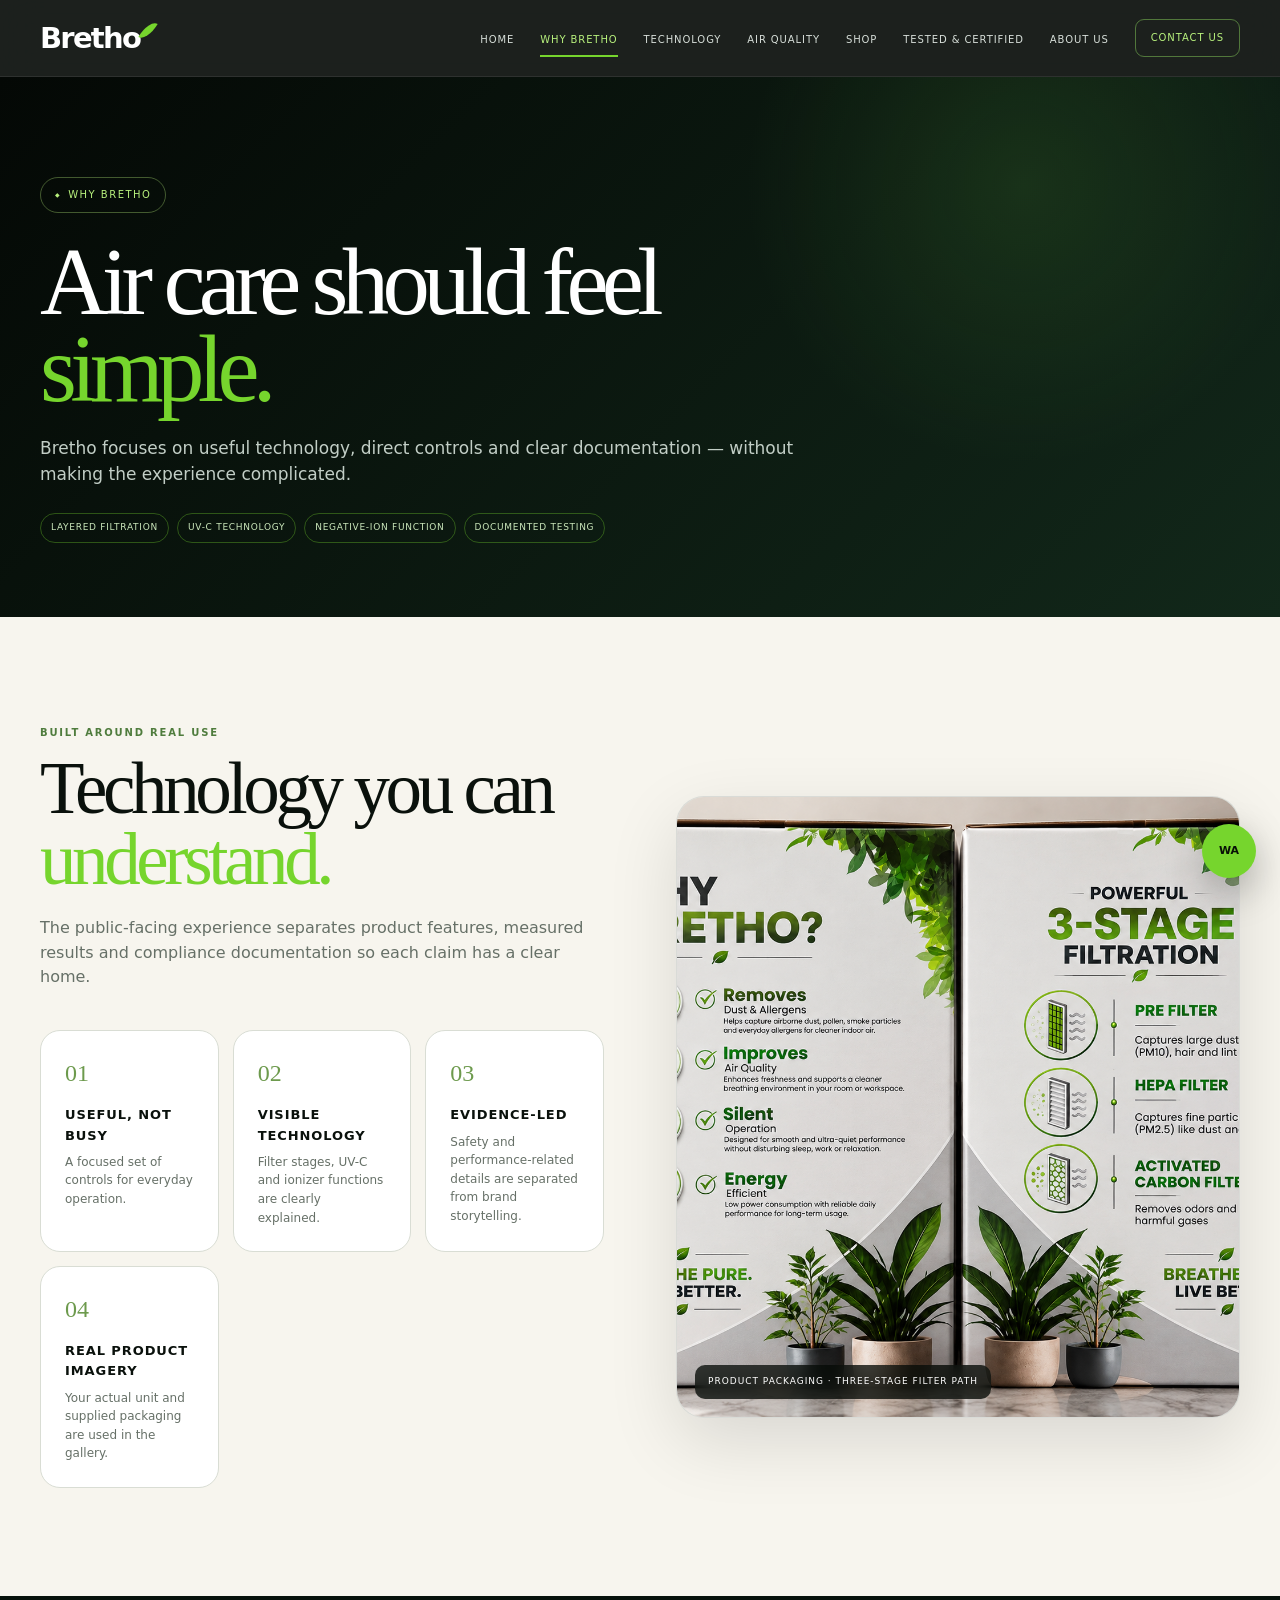
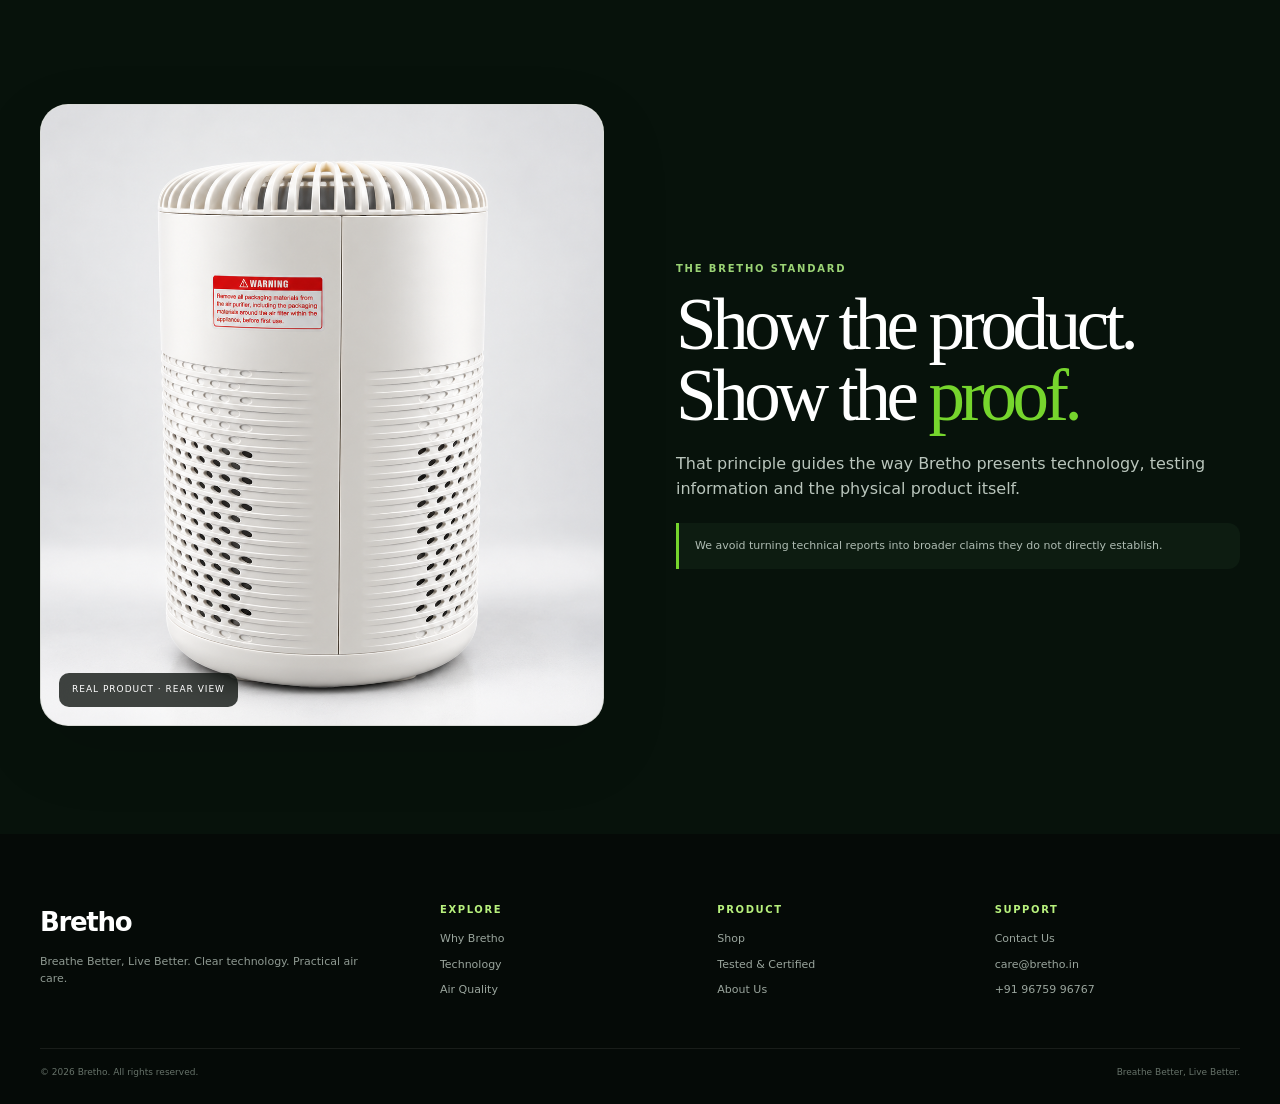
<file: why-bretho.html>
<!doctype html><html lang="en"><head><meta charset="utf-8"><meta name="viewport" content="width=device-width,initial-scale=1"><meta name="theme-color" content="#07120b"><title>Why Bretho | Bretho</title><meta name="description" content="Bretho focuses on useful technology, direct controls and clear documentation — without making the experience complicated."><link rel="stylesheet" href="styles.css"></head><body><nav class="nav"><div class="container navin"><a class="brand" href="index.html">Bretho<span class="leaf"></span></a><div class="links"><a class="" href="index.html">HOME</a><a class="active" href="why-bretho.html">WHY BRETHO</a><a class="" href="technology.html">TECHNOLOGY</a><a class="" href="air-quality.html">AIR QUALITY</a><a class="" href="shop.html">SHOP</a><a class="" href="tested.html">TESTED & CERTIFIED</a><a class="" href="about.html">ABOUT US</a><a class="navbtn " href="contact.html">CONTACT US</a></div><button class="hamb" aria-label="Open menu" onclick="toggleNav()">MENU</button></div><div id="mobileNav" class="mobile-nav"><div class="container"><a href="index.html">HOME</a><a href="why-bretho.html">WHY BRETHO</a><a href="technology.html">TECHNOLOGY</a><a href="air-quality.html">AIR QUALITY</a><a href="shop.html">SHOP</a><a href="tested.html">TESTED & CERTIFIED</a><a href="about.html">ABOUT US</a><a href="contact.html">CONTACT US</a></div></div></nav><main><section class="pagehero"><div class="container"><span class="eyebrow">WHY BRETHO</span><h1>Air care should feel<br><em>simple.</em></h1><p>Bretho focuses on useful technology, direct controls and clear documentation — without making the experience complicated.</p><div class="pill-row"><span class="pill">Layered filtration</span><span class="pill">UV-C technology</span><span class="pill">Negative-ion function</span><span class="pill">Documented testing</span></div></div></section>
<section class="section"><div class="container split"><div><div class="kicker">BUILT AROUND REAL USE</div><div class="title">Technology you can <em>understand.</em></div><p class="sub">The public-facing experience separates product features, measured results and compliance documentation so each claim has a clear home.</p><div class="feature-grid"><article class="feature-card"><div class="num">01</div><h3>Useful, not busy</h3><p>A focused set of controls for everyday operation.</p></article><article class="feature-card"><div class="num">02</div><h3>Visible technology</h3><p>Filter stages, UV-C and ionizer functions are clearly explained.</p></article><article class="feature-card"><div class="num">03</div><h3>Evidence-led</h3><p>Safety and performance-related details are separated from brand storytelling.</p></article><article class="feature-card"><div class="num">04</div><h3>Real product imagery</h3><p>Your actual unit and supplied packaging are used in the gallery.</p></article></div></div><div class="media"><img src="assets/box-back.jpg" alt="Bretho packaging showing filtration information"><div class="media-caption">Product packaging · three-stage filter path</div></div></div></section>
<section class="section dark"><div class="container split"><div class="media"><img src="assets/back.jpg" alt="Rear view of Bretho Air Purifier"><div class="media-caption">Real product · rear view</div></div><div><div class="kicker">THE BRETHO STANDARD</div><div class="title">Show the product.<br>Show the <em>proof.</em></div><p class="sub">That principle guides the way Bretho presents technology, testing information and the physical product itself.</p><div class="notice">We avoid turning technical reports into broader claims they do not directly establish.</div></div></div></section></main><footer class="footer"><div class="container footer-grid"><div><div class="fbrand">Bretho<span class="leaf"></span></div><p>Breathe Better, Live Better. Clear technology. Practical air care.</p></div><div><h4>Explore</h4><a href="why-bretho.html">Why Bretho</a><a href="technology.html">Technology</a><a href="air-quality.html">Air Quality</a></div><div><h4>Product</h4><a href="shop.html">Shop</a><a href="tested.html">Tested & Certified</a><a href="about.html">About Us</a></div><div><h4>Support</h4><a href="contact.html">Contact Us</a><a href="mailto:care@bretho.in">care@bretho.in</a><a href="tel:+919675996767">+91 96759 96767</a></div></div><div class="container copy"><span>© 2026 Bretho. All rights reserved.</span><span>Breathe Better, Live Better.</span></div></footer><a class="float" href="https://wa.me/919675996767" aria-label="WhatsApp">WA</a><script src="site.js"></script></body></html>
</file>
<file: styles.css>
:root{
  --forest:#07120b;--forest-2:#0c1c11;--forest-3:#102719;--green:#76d52d;--green-2:#b8f17d;
  --ink:#0a110c;--paper:#f7f5ee;--paper-2:#efeee7;--muted:#667067;--line:#d9ddd4;--white:#fff;
  --serif:Georgia,'Times New Roman',serif;--sans:Inter,ui-sans-serif,system-ui,-apple-system,'Segoe UI',sans-serif;
  --radius:24px;--shadow:0 24px 70px rgba(0,0,0,.12)
}
*{box-sizing:border-box}html{scroll-behavior:smooth}body{margin:0;background:var(--paper);color:var(--ink);font-family:var(--sans);line-height:1.55}a{text-decoration:none;color:inherit}img{max-width:100%;display:block}.container{width:min(1360px,calc(100% - 80px));margin:0 auto}
.nav{position:sticky;top:0;z-index:100;background:rgba(4,9,6,.9);backdrop-filter:blur(18px);border-bottom:1px solid rgba(255,255,255,.08)}
.navin{min-height:76px;display:flex;align-items:center;gap:30px}.brand{display:inline-flex;align-items:flex-start;color:#fff;font-size:29px;font-weight:850;letter-spacing:-.06em;line-height:1}.brand .leaf{width:10px;height:21px;background:var(--green);border-radius:100% 0 100% 0;transform:rotate(31deg);margin:-4px 0 0 3px}
.links{margin-left:auto;display:flex;gap:26px;align-items:center}.links a{position:relative;color:#d7ded9;font-size:10px;text-transform:uppercase;letter-spacing:.09em;padding:28px 0 24px}.links a:after{content:"";position:absolute;left:0;right:0;bottom:15px;height:2px;background:var(--green);transform:scaleX(0);transform-origin:center;transition:.2s}.links a:hover,.links a.active{color:var(--green-2)}.links a.active:after,.links a:hover:after{transform:scaleX(1)}.links .navbtn{padding:10px 15px;border:1px solid #51773b;border-radius:9px;color:var(--green-2)}.links .navbtn:after{display:none}.hamb{display:none;margin-left:auto;color:#fff;background:transparent;border:1px solid rgba(255,255,255,.2);border-radius:9px;padding:8px 12px;font-size:12px}
.mobile-nav{display:none;background:#050b07;border-top:1px solid rgba(255,255,255,.08)}.mobile-nav a{display:block;color:#eef3ee;padding:13px 0;font-size:11px;text-transform:uppercase;letter-spacing:.12em}
.hero{position:relative;overflow:hidden;color:#fff;background:radial-gradient(circle at 80% 20%,rgba(67,132,48,.22),transparent 33%),linear-gradient(135deg,#030704,#0a160d 55%,#16331d)}.hero:before{content:"";position:absolute;inset:0;background:radial-gradient(circle at 15% 15%,rgba(118,213,45,.08),transparent 30%),radial-gradient(circle at 90% 80%,rgba(118,213,45,.06),transparent 22%);pointer-events:none}.hero-grid{position:relative;display:grid;grid-template-columns:.95fr 1.05fr;gap:56px;align-items:center;padding:80px 0 28px}.eyebrow{display:inline-flex;align-items:center;gap:7px;border:1px solid rgba(184,241,125,.34);border-radius:999px;padding:9px 14px;color:var(--green-2);font-size:10px;letter-spacing:.15em;text-transform:uppercase}.eyebrow:before{content:"◆";font-size:6px}.hero h1,.pagehero h1{font-family:var(--serif);font-weight:500;letter-spacing:-.07em;line-height:.92}.hero h1{font-size:clamp(58px,7.5vw,108px);margin:24px 0 24px}.hero h1 em,.pagehero h1 em,.title em{font-style:normal;color:var(--green)}.hero p{max-width:620px;color:#c8d2ca;font-size:17px;line-height:1.7}.buttons{display:flex;gap:12px;flex-wrap:wrap;margin-top:32px}.btn{display:inline-flex;align-items:center;justify-content:center;gap:9px;border-radius:9px;padding:14px 18px;font-size:10px;letter-spacing:.11em;text-transform:uppercase;font-weight:850;transition:transform .2s,background .2s}.btn:hover{transform:translateY(-2px)}.btn.primary{background:var(--green);color:#071007}.btn.outline{border:1px solid rgba(255,255,255,.3);color:#fff}.btn.dark{background:var(--forest);color:#fff}.btn.light{background:#fff;color:var(--forest)}
.hero-visual{min-height:650px;position:relative;display:flex;align-items:center;justify-content:center;border:none;overflow:hidden;box-shadow:none;background:transparent}.hero-visual:before{content:"";position:absolute;inset:-30px;),url('assets/hero-product.jpg');background-size:none;background-position:none;transform:scale(1.12)}.hero-visual:after{content:"";position:absolute;inset:0;background:radial-gradient(circle at 72% 42%,rgba(118,213,45,.18),transparent 28%)}.hero-visual img{position:relative;z-index:2;width:88%;height:590px;object-fit:cover;object-position:center;border-radius:none;border:none)}
.hero-notes{position:absolute;right:24px;top:30px;z-index:3;display:grid;gap:11px;width:205px}.hero-note{display:grid;grid-template-columns:28px 1fr;gap:10px;align-items:center}.hero-note .ico{width:28px;height:28px;border:1px solid rgba(184,241,125,.55);border-radius:50%;display:grid;place-items:center;color:var(--green-2);font-size:11px}.hero-note b{display:block;font-size:10px;color:var(--green-2);text-transform:uppercase;letter-spacing:.06em}.hero-note span{font-size:10px;color:#eef2ee}
.trust{display:grid;grid-template-columns:repeat(5,1fr);border-top:1px solid rgba(255,255,255,.08);background:linear-gradient(90deg,#0c1a0f,#122618);position:relative;z-index:2}.trust .item{min-height:86px;padding:17px 22px;display:flex;gap:12px;align-items:center;border-right:1px solid rgba(255,255,255,.08)}.trust .item:last-child{border-right:0}.trust .orb{width:34px;height:34px;border:1px solid #5b8f37;border-radius:50%;display:grid;place-items:center;color:var(--green-2);font-size:12px;flex:0 0 auto}.trust b{font-size:13px;color:#fff;display:block;letter-spacing:.02em}.trust span{font-size:9px;color:#aab6ad;text-transform:uppercase;letter-spacing:.1em;display:block;margin-top:3px}
.section{padding:108px 0}.section.dark{background:var(--forest);color:#fff}.section.soft{background:var(--paper-2)}.section.tinted{background:linear-gradient(180deg,#f5f3ec,#ece9e0)}.kicker{font-size:10px;font-weight:850;letter-spacing:.18em;text-transform:uppercase;color:#4f7c3d}.dark .kicker{color:#9bd375}.title{font-family:var(--serif);font-size:clamp(42px,5.7vw,78px);font-weight:500;line-height:.98;letter-spacing:-.06em;margin:12px 0 20px}.sub{max-width:740px;color:var(--muted);font-size:16px}.dark .sub{color:#b9c5bc}.split{display:grid;grid-template-columns:1fr 1fr;gap:72px;align-items:center}.media{position:relative;border-radius:28px;overflow:hidden;border:1px solid rgba(0,0,0,.07);box-shadow:var(--shadow);background:#e9ece7}.media img{width:100%;height:620px;object-fit:cover}.media.contain img{object-fit:contain;background:#e9ece7}.media-caption{position:absolute;left:18px;bottom:18px;padding:10px 13px;border-radius:10px;background:rgba(4,10,6,.76);backdrop-filter:blur(9px);color:#fff;font-size:9px;text-transform:uppercase;letter-spacing:.11em}
.feature-grid{display:grid;grid-template-columns:repeat(3,1fr);gap:14px;margin-top:40px}.feature-card{padding:24px;border:1px solid var(--line);border-radius:20px;background:#fff}.feature-card .num{font-family:var(--serif);font-size:24px;color:#6d9a4d}.feature-card h3{margin:13px 0 7px;font-size:13px;text-transform:uppercase;letter-spacing:.07em}.feature-card p{margin:0;color:var(--muted);font-size:12px}
.filter-wrap{margin-top:46px;display:grid;grid-template-columns:repeat(5,1fr);gap:14px}.filter-card{min-height:270px;border-radius:22px;padding:20px;display:flex;flex-direction:column;justify-content:flex-end;overflow:hidden;position:relative;border:1px solid rgba(0,0,0,.05)}.filter-card:before{content:"";position:absolute;width:140px;height:140px;border-radius:50%;right:-35px;top:-30px;background:rgba(255,255,255,.22);filter:blur(1px)}.filter-card:nth-child(1){background:linear-gradient(145deg,#f8fbf7,#dce8dc)}.filter-card:nth-child(2){background:linear-gradient(145deg,#f4f8f4,#d8e6db)}.filter-card:nth-child(3){background:linear-gradient(145deg,#364038,#111a14);color:#fff}.filter-card:nth-child(4){background:linear-gradient(145deg,#fff6ff,#e8d9f1)}.filter-card:nth-child(5){background:linear-gradient(145deg,#f1faec,#d6eacb)}.filter-card .count{font-family:var(--serif);font-size:34px;opacity:.65}.filter-card h3{margin:9px 0 6px;font-size:11px;text-transform:uppercase;letter-spacing:.08em}.filter-card p{font-size:11px;margin:0;color:#647068}.filter-card:nth-child(3) p{color:#d3dad4}
.feature-band{display:grid;grid-template-columns:repeat(4,1fr);gap:14px;margin-top:40px}.stat{padding:23px 24px;border-radius:18px;border:1px solid rgba(0,0,0,.08);background:#fff}.dark .stat{background:#0c1810;border-color:rgba(255,255,255,.08)}.stat b{font-family:var(--serif);font-size:34px;line-height:1;color:var(--green)}.stat span{display:block;margin-top:8px;font-size:10px;text-transform:uppercase;letter-spacing:.08em;color:var(--muted)}.dark .stat span{color:#9eaaa1}
.gallery{display:grid;grid-template-columns:1.4fr .8fr .8fr;grid-auto-rows:230px;gap:14px;margin-top:45px}.gallery .g{border-radius:20px;overflow:hidden;position:relative;border:1px solid var(--line);background:#e7ebe5}.gallery .g:nth-child(1){grid-row:span 2}.gallery .g:nth-child(4){grid-column:1}.gallery img{width:100%;height:100%;object-fit:cover}.gallery .label{position:absolute;left:12px;bottom:12px;background:rgba(3,8,5,.76);color:#fff;border-radius:8px;padding:8px 10px;font-size:9px;text-transform:uppercase;letter-spacing:.08em}
.pagehero{padding:100px 0 74px;color:#fff;background:radial-gradient(circle at 80% 20%,rgba(75,144,55,.19),transparent 25%),linear-gradient(135deg,#040805,#12281a)}.pagehero .eyebrow{margin-bottom:10px}.pagehero h1{font-size:clamp(58px,7.4vw,102px);margin:16px 0 22px}.pagehero p{max-width:820px;color:#c2cec6;font-size:17px}
.pill-row{display:flex;flex-wrap:wrap;gap:8px;margin-top:26px}.pill{border:1px solid rgba(118,213,45,.34);padding:7px 10px;border-radius:999px;color:#cce8bc;font-size:9px;text-transform:uppercase;letter-spacing:.08em}
.proof-grid{display:grid;grid-template-columns:repeat(4,1fr);gap:14px;margin-top:44px}.proof{padding:25px;border-radius:20px;background:#fff;border:1px solid var(--line)}.proof .big{font-family:var(--serif);font-size:34px;color:var(--forest)}.proof .note{margin-top:7px;color:var(--muted);font-size:11px}
.cert-grid{display:grid;grid-template-columns:repeat(4,1fr);gap:14px;margin-top:42px}.cert{padding:26px;border-radius:20px;background:#fff;border:1px solid var(--line)}.cert b{font-size:28px;color:var(--forest);font-family:var(--serif)}.cert h3{margin:10px 0 6px;font-size:11px;text-transform:uppercase;letter-spacing:.08em}.cert p{margin:0;color:var(--muted);font-size:11px}
.shop-wrap{display:grid;grid-template-columns:1fr 1fr;gap:52px;align-items:center}.shop-card{border-radius:28px;background:linear-gradient(135deg,#07100a,#11251a);color:#fff;padding:38px}.shop-card .price{font-family:var(--serif);font-size:58px;color:var(--green);line-height:1;margin:20px 0}.shop-img{border-radius:24px;overflow:hidden;background:#edf0ea;border:1px solid rgba(0,0,0,.08)}.shop-img img{width:100%;height:620px;object-fit:contain}.shop-features{display:grid;grid-template-columns:repeat(3,1fr);gap:10px;margin-top:26px}.shop-feature{padding:13px;border:1px solid rgba(255,255,255,.08);border-radius:12px;background:rgba(255,255,255,.04)}.shop-feature b{font-size:10px;color:#fff;display:block}.shop-feature span{font-size:9px;color:#96a298}
.form-card{padding:30px;border-radius:24px;background:#fff;border:1px solid var(--line);box-shadow:0 20px 50px rgba(0,0,0,.06)}.form{display:grid;gap:12px}.form input,.form textarea{width:100%;border:1px solid var(--line);border-radius:12px;padding:14px 15px;font:inherit;background:#fbfbf8}.form textarea{min-height:160px;resize:vertical}.form button{justify-self:start;border:0;cursor:pointer}
.callout{border-radius:26px;padding:38px 40px;background:linear-gradient(135deg,#0a170d,#1b321f);color:#fff;display:flex;align-items:center;justify-content:space-between;gap:30px}.callout h3{font-family:var(--serif);font-size:42px;font-weight:500;letter-spacing:-.04em;margin:0}.callout p{color:#b9c5bc;max-width:700px;margin:8px 0 0;font-size:13px}
.footer{background:#050a07;color:#fff;padding:68px 0 24px}.footer-grid{display:grid;grid-template-columns:1.5fr 1fr 1fr 1fr;gap:32px}.fbrand{font-weight:850;font-size:26px;letter-spacing:-.05em}.footer p{color:#8f9a92;font-size:11px;max-width:320px}.footer h4{font-size:10px;text-transform:uppercase;letter-spacing:.16em;color:var(--green-2);margin:0 0 13px}.footer a{display:block;color:#9aa59d;font-size:11px;margin:8px 0}.copy{border-top:1px solid rgba(255,255,255,.08);margin-top:42px;padding-top:17px;color:#667269;font-size:9px;display:flex;justify-content:space-between}.float{position:fixed;right:24px;bottom:22px;width:54px;height:54px;border-radius:50%;background:var(--green);color:#081107;display:grid;place-items:center;font-weight:900;z-index:80;box-shadow:0 14px 38px rgba(0,0,0,.28);font-size:11px}
.notice{padding:14px 16px;border-left:3px solid var(--green);background:#edf4e9;color:#526052;border-radius:0 12px 12px 0;font-size:11px;margin-top:22px}.dark .notice{background:#0d1c11;color:#aebbb2}
@media(max-width:1100px){.links{gap:15px}.links a{font-size:9px}.hero-grid{grid-template-columns:1fr}.hero-visual{min-height:560px}.hero-visual img{width:68%;height:510px}.hero-notes{right:18px}.trust{grid-template-columns:repeat(2,1fr)}.trust .item:nth-child(2n){border-right:0}.feature-grid,.filter-wrap,.proof-grid,.cert-grid{grid-template-columns:repeat(2,1fr)}.feature-band{grid-template-columns:repeat(2,1fr)}.split,.shop-wrap{grid-template-columns:1fr}.gallery{grid-template-columns:1fr 1fr}.footer-grid{grid-template-columns:1.4fr 1fr 1fr}.shop-img img{height:520px}}
@media(max-width:760px){.container{width:min(100% - 34px,700px)}.links{display:none}.hamb{display:block}.navin{min-height:66px}.mobile-nav.open{display:block}.hero-grid{padding:58px 0 24px}.hero h1{font-size:58px}.hero p{font-size:15px}.hero-visual{min-height:470px}.hero-visual img{width:76%;height:410px}.hero-notes{position:absolute;right:14px;top:14px;width:165px;gap:8px}.hero-note .ico{width:23px;height:23px}.hero-note b{font-size:8px}.hero-note span{font-size:8px}.trust{grid-template-columns:1fr}.trust .item{border-right:0;border-bottom:1px solid rgba(255,255,255,.08)}.trust .item:last-child{border-bottom:0}.section{padding:78px 0}.title{font-size:48px}.media img{height:430px}.feature-grid,.filter-wrap,.proof-grid,.cert-grid,.feature-band,.gallery,.shop-features{grid-template-columns:1fr}.gallery{grid-auto-rows:300px}.gallery .g:nth-child(1){grid-row:auto}.shop-card{padding:24px}.shop-card .price{font-size:50px}.pagehero{padding:72px 0 56px}.pagehero h1{font-size:58px}.callout{align-items:flex-start;flex-direction:column;padding:30px}.callout h3{font-size:36px}.footer-grid{grid-template-columns:1fr 1fr}.copy{display:block}.copy span{display:block;margin-top:5px}}
@media(max-width:480px){.hero h1,.pagehero h1{font-size:48px}.hero-visual{min-height:390px}.hero-visual img{width:82%;height:330px}.hero-notes{display:none}.footer-grid{grid-template-columns:1fr}.float{right:16px;bottom:16px}}
.hero-notes{display:none}
</file>
